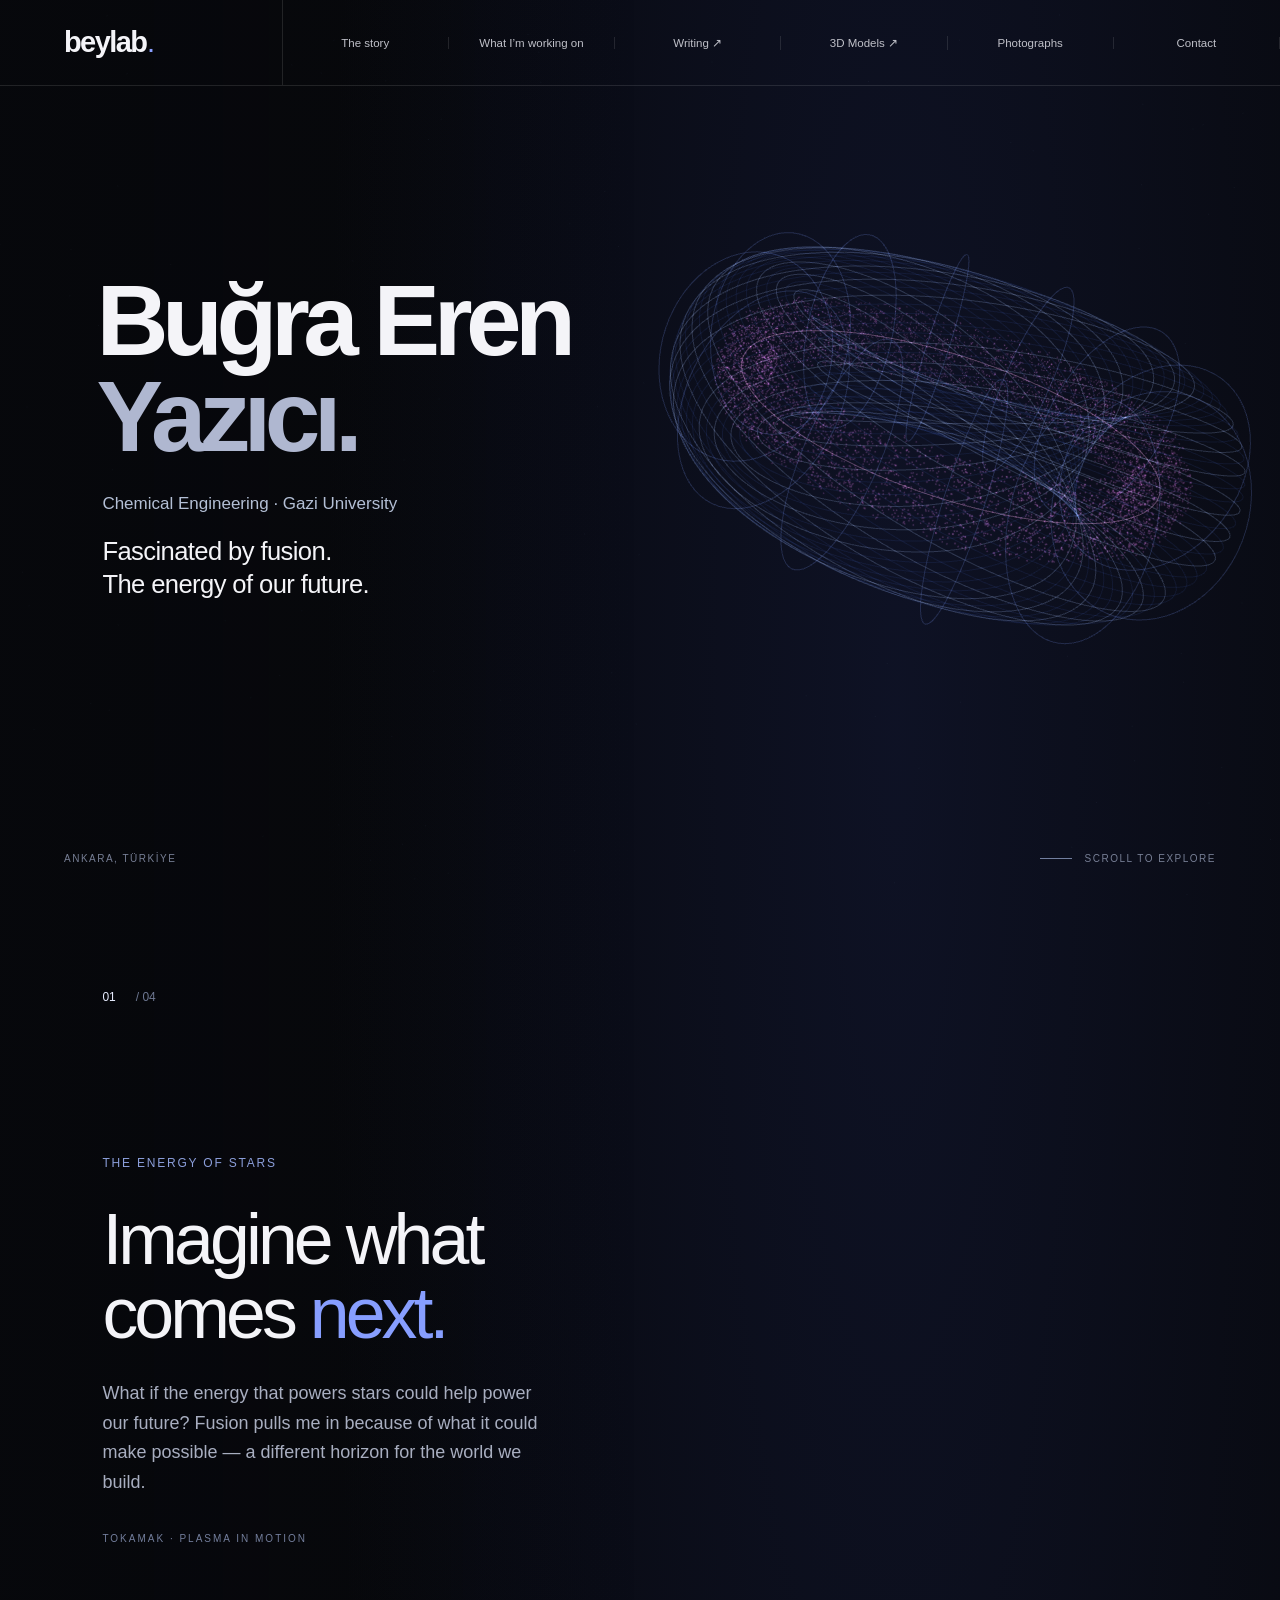
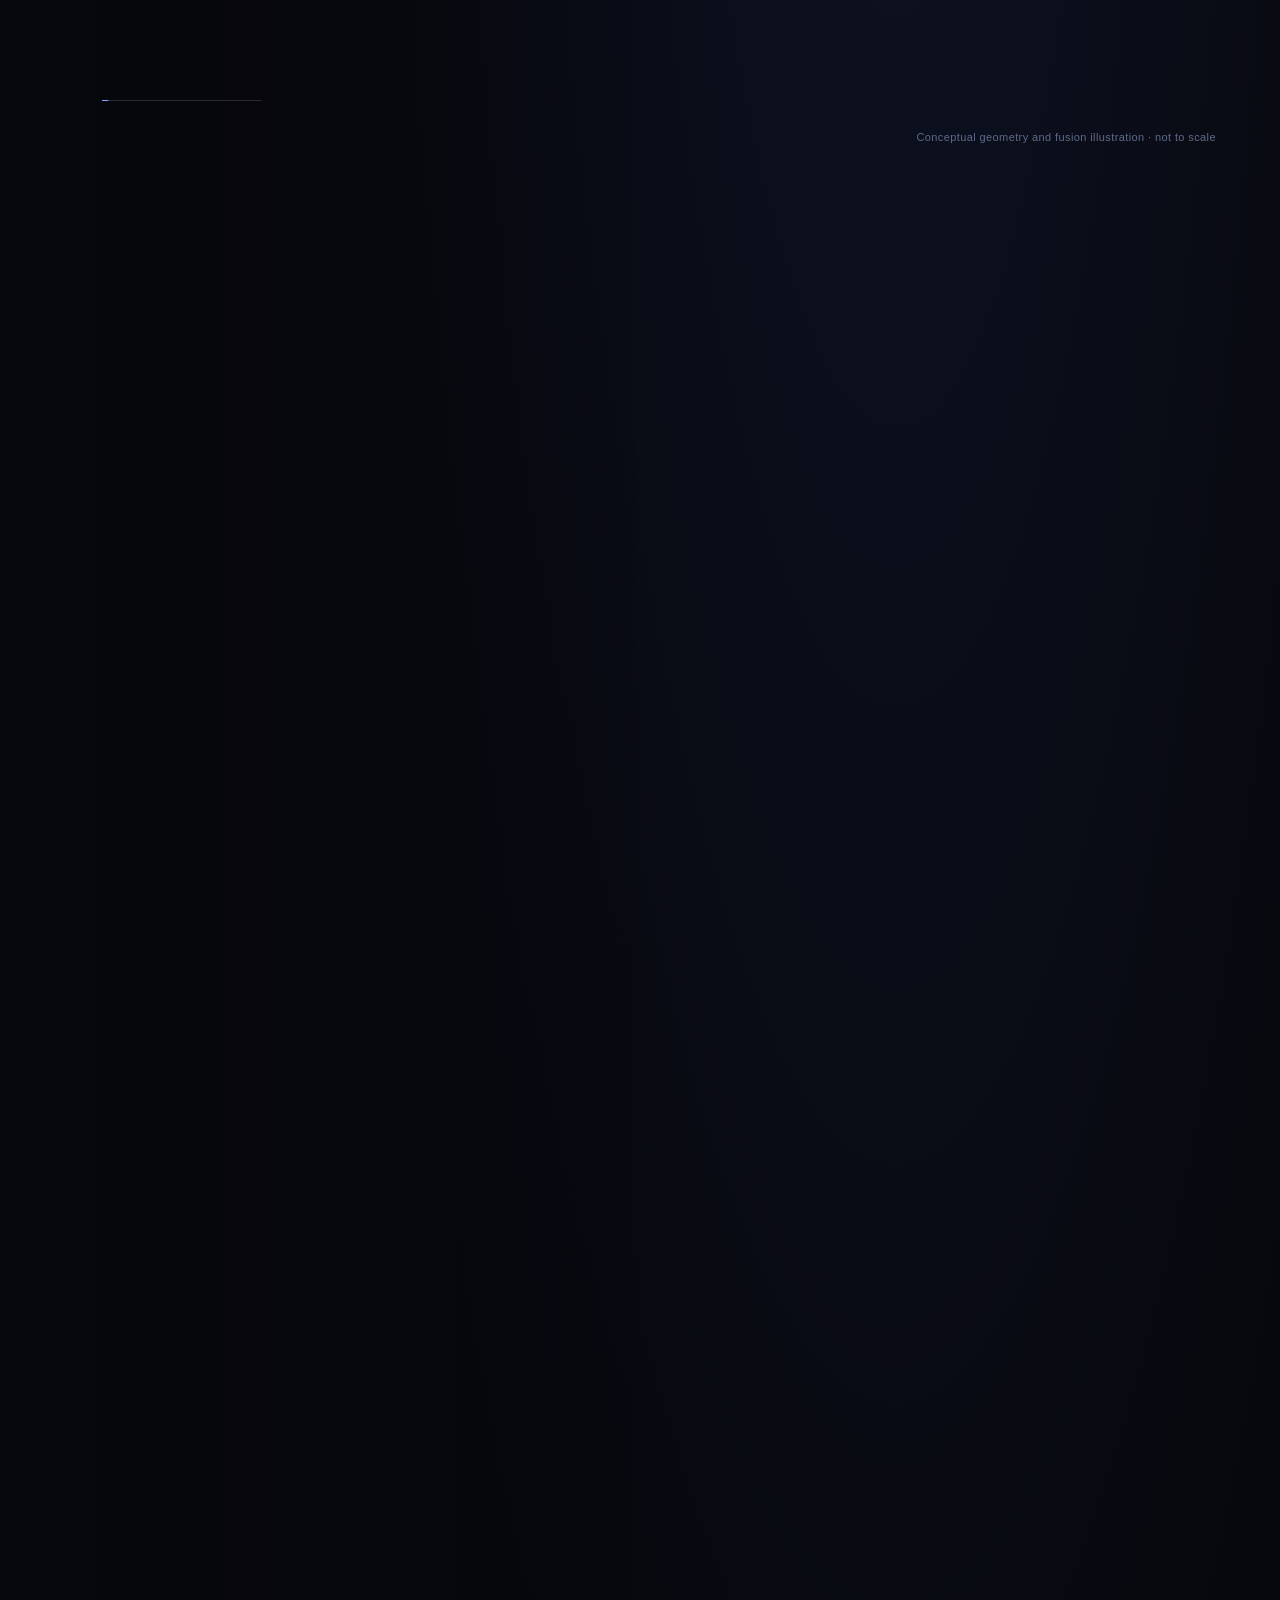
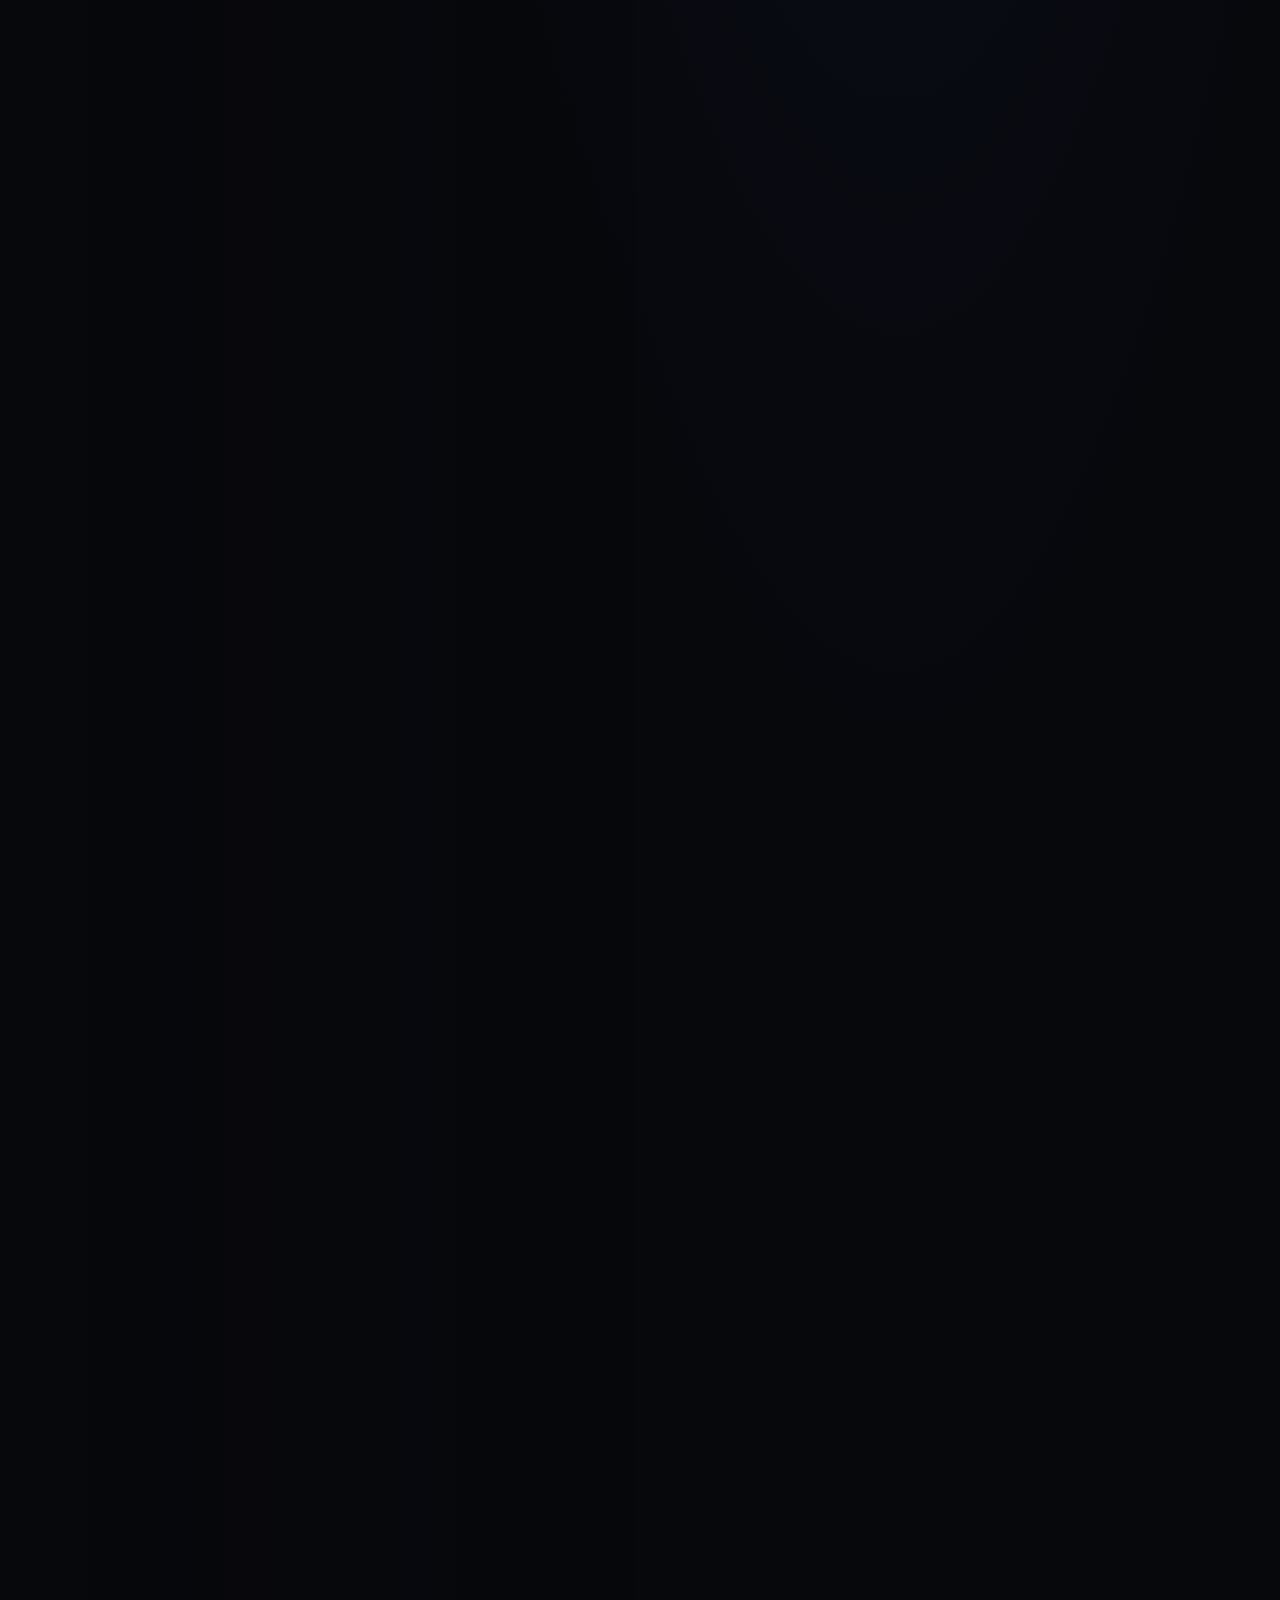
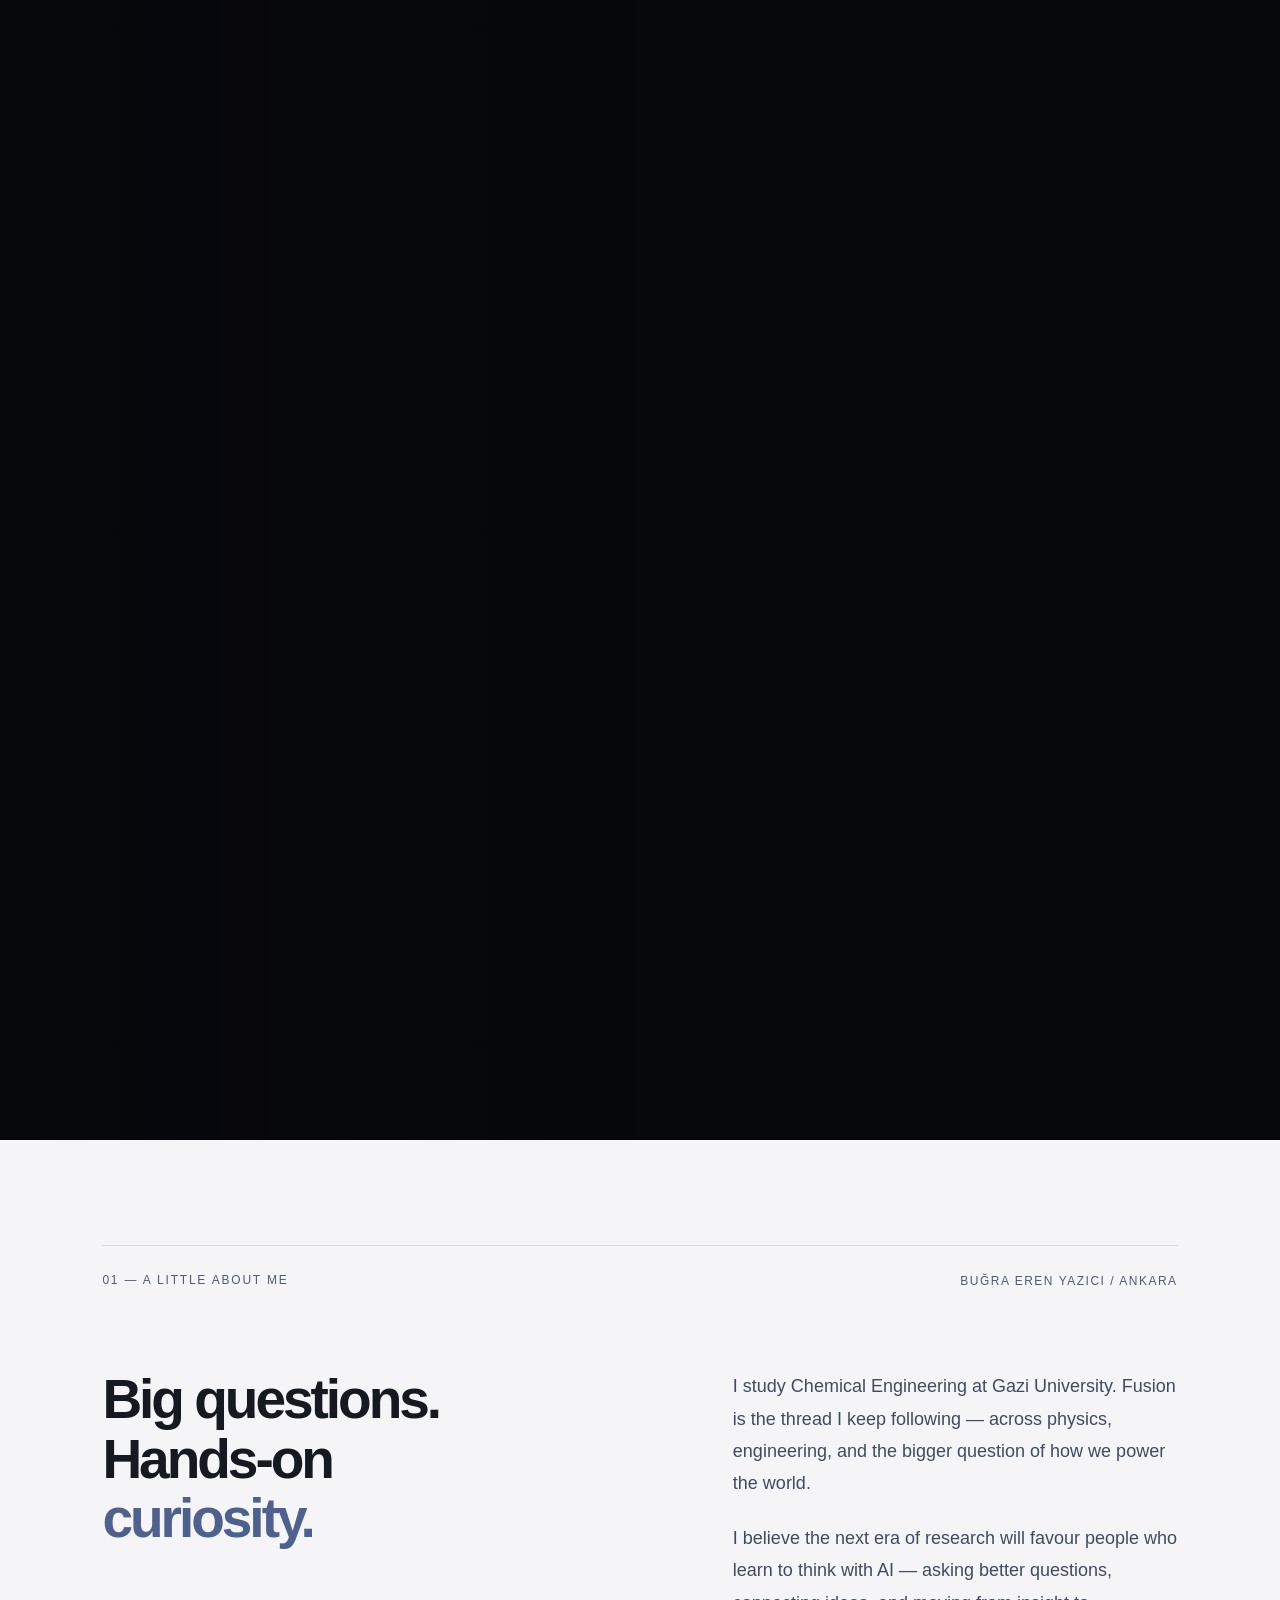
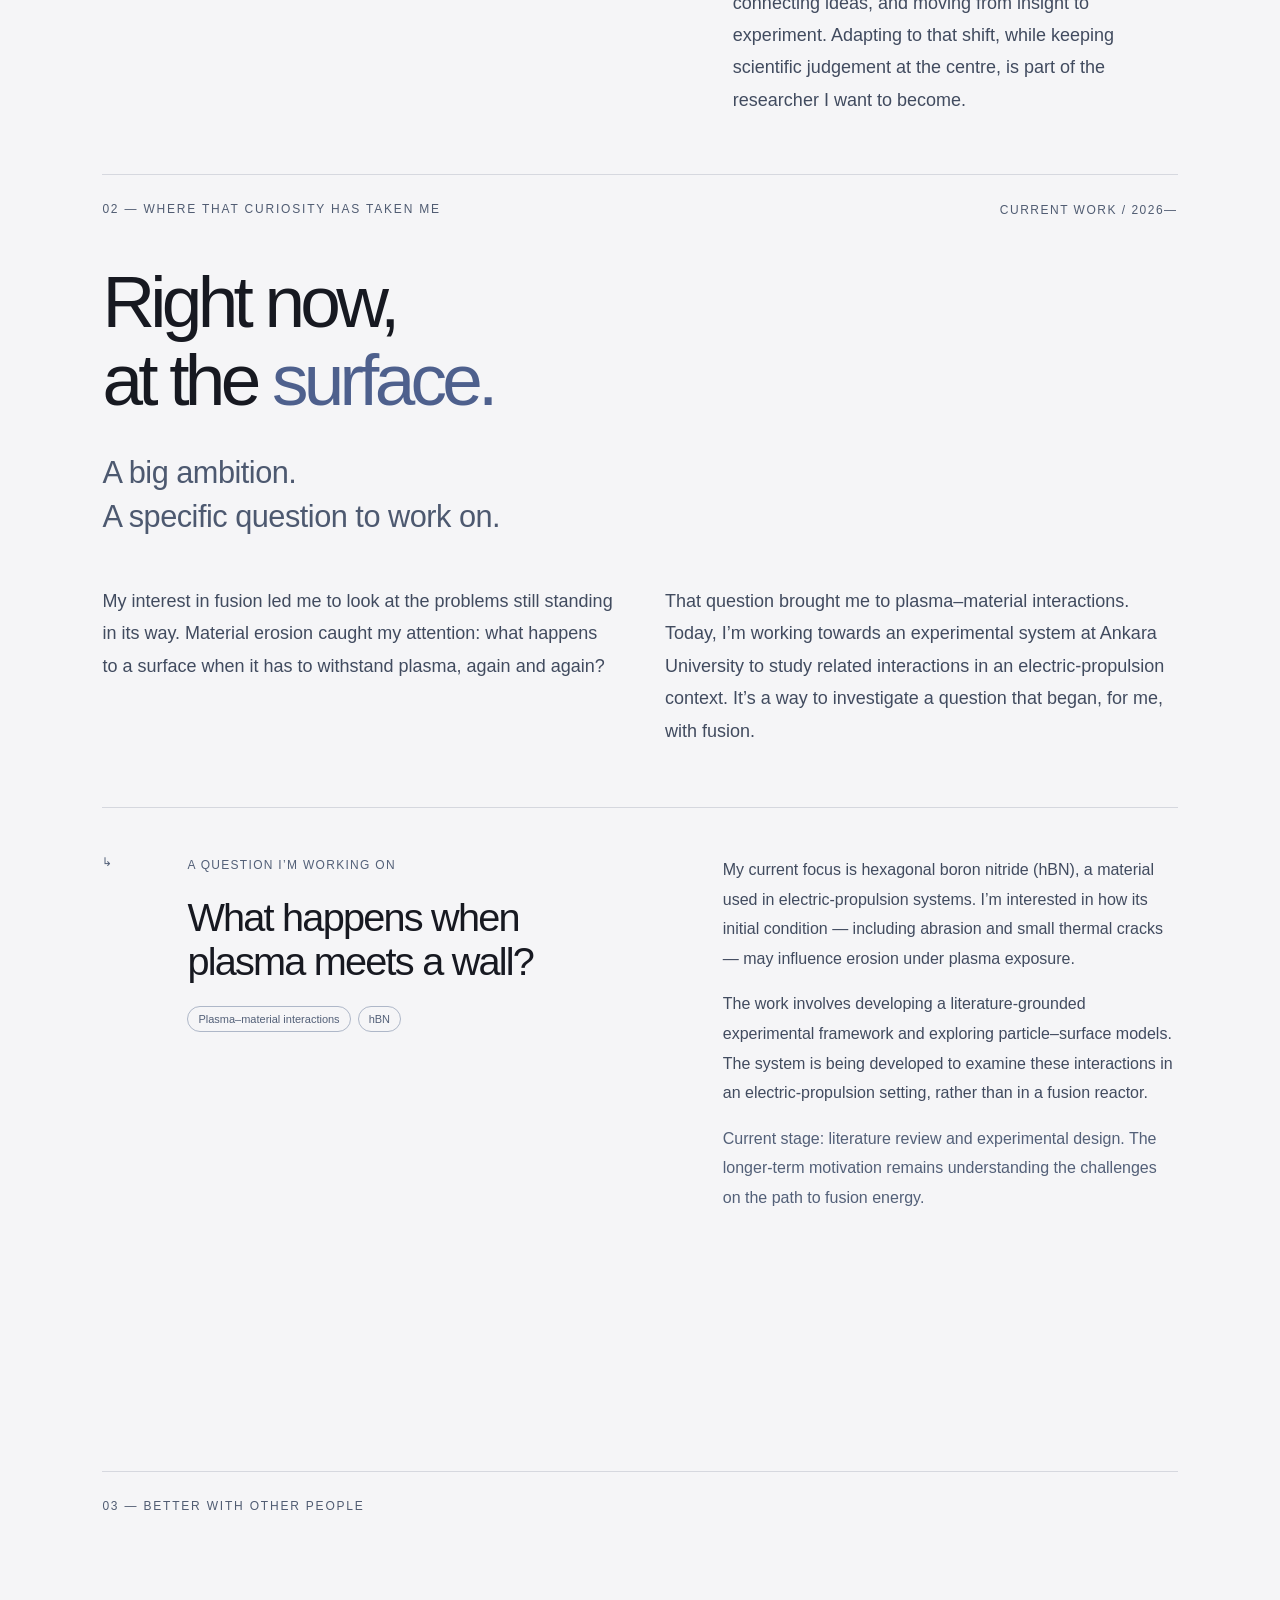
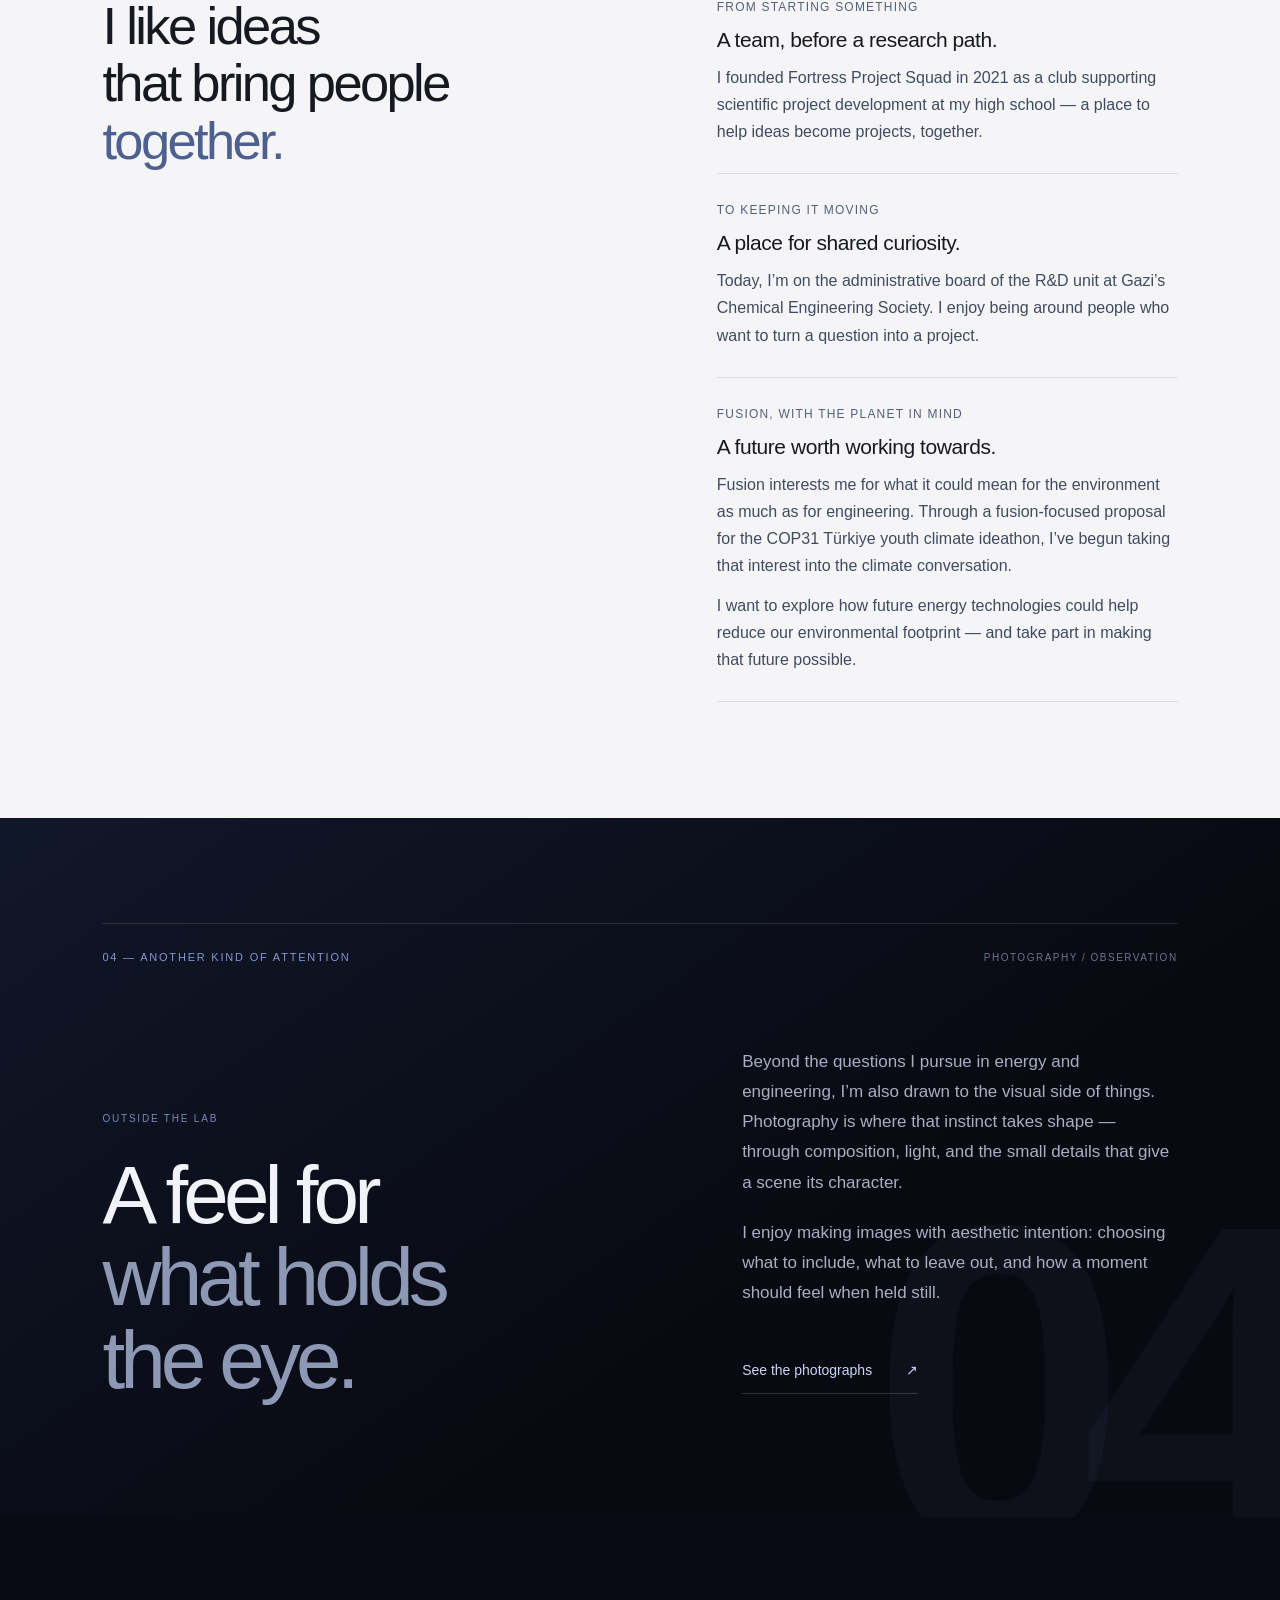
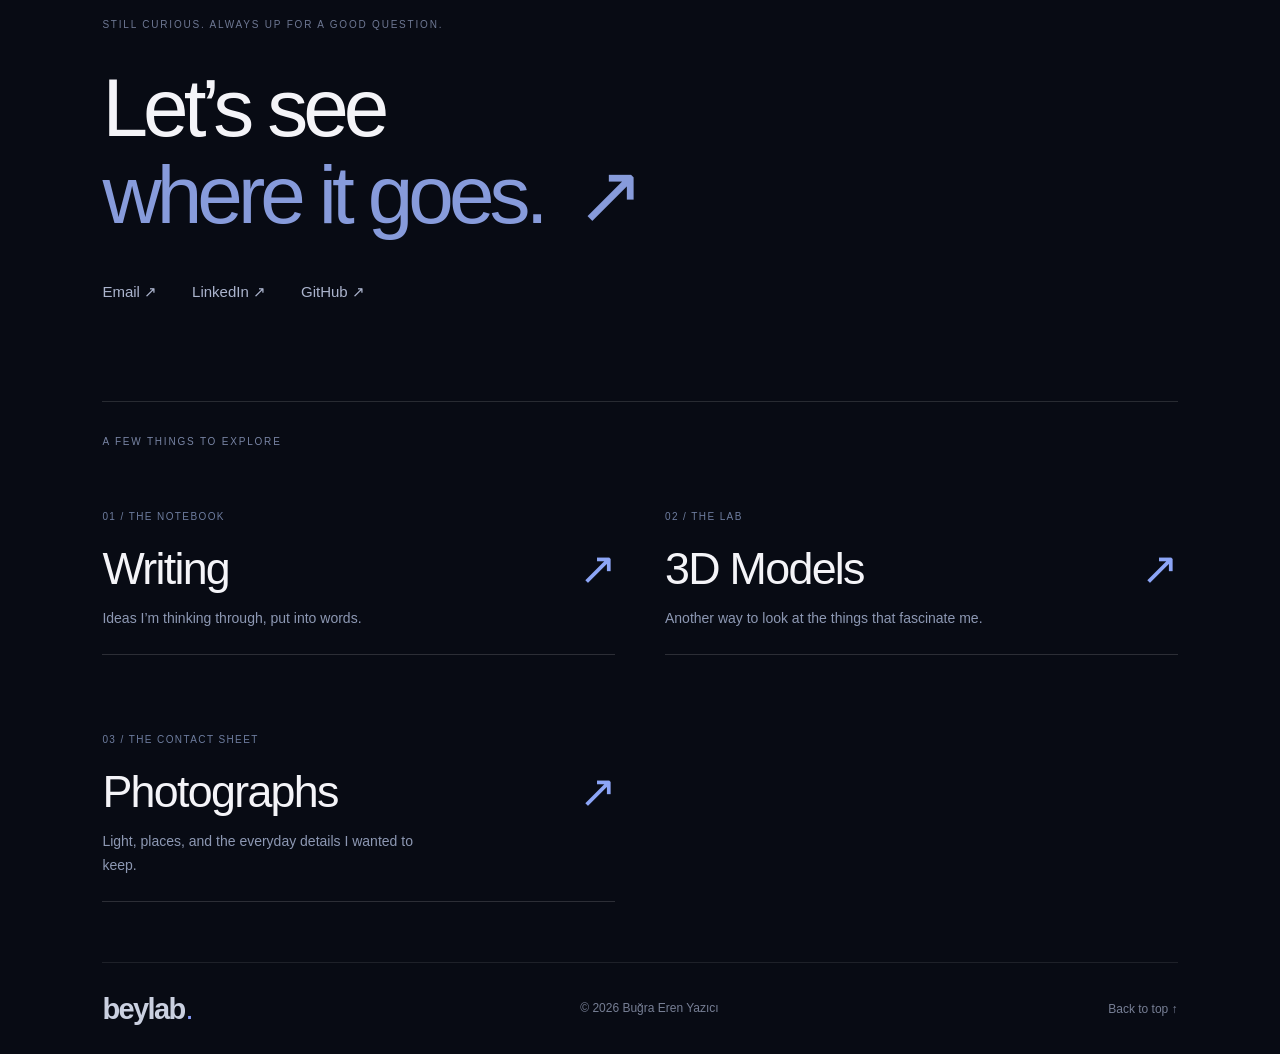
<file: index.html>
<!doctype html>
<html lang="en">
<head>
<meta charset="utf-8"><meta name="viewport" content="width=device-width,initial-scale=1">
<title>Buğra Eren Yazıcı — beylab</title>
<meta name="description" content="The personal space of Buğra Eren Yazıcı — chemical engineering, fusion, writing, interactive models, and photography.">
<meta name="theme-color" content="#07080c"><meta property="og:title" content="Buğra Eren Yazıcı — beylab"><meta property="og:description" content="Curiosity across fusion, research, writing, models, and photography."><meta property="og:type" content="website">
<link rel="icon" href="assets/favicon.svg" type="image/svg+xml"><link rel="stylesheet" href="portfolio.css">
</head>
<body>
<a class="skip-link" href="#main">Skip to content</a>
<header class="header"><a class="wordmark" href="./" aria-label="beylab home">beylab<span>.</span></a><nav class="header-nav" aria-label="Main navigation"><a href="#about">The story</a><a href="#research">What I’m working on</a><a href="notes.html">Writing ↗</a><a href="lab.html">3D Models ↗</a><a href="photos.html">Photographs</a><a href="#contact">Contact</a></nav><button class="menu-button" aria-expanded="false" aria-controls="mobile-menu">Menu <span>+</span></button></header>
<nav id="mobile-menu" class="mobile-menu" aria-label="Main navigation" hidden><a href="#about">The story</a><a href="#research">What I’m working on</a><a href="notes.html">Writing ↗</a><a href="lab.html">3D Models ↗</a><a href="photos.html">Photographs</a><a href="#contact">Contact</a></nav>
<main id="main">
<div class="opening" id="opening"><div class="visual-stage" aria-hidden="true"><div id="field-canvas"></div><div class="visual-glow"></div><div class="canvas-fallback">B · E · Y</div></div>
<section class="hero" aria-labelledby="hero-title"><div class="hero-main"><h1 id="hero-title">Buğra Eren<br><span>Yazıcı.</span></h1><p class="hero-detail">Chemical Engineering · Gazi University</p><p class="hero-intro">Fascinated by fusion.<br>The energy of our future.</p></div><div class="hero-bottom"><span>ANKARA, TÜRKİYE</span><a href="#about" class="scroll-hint"><span class="scroll-line"></span>SCROLL TO EXPLORE</a></div></section>
<section class="story" id="about" aria-label="Fusion and the future that draws me in"><div class="story-sticky"><div class="story-counter"><span id="story-number">01</span><span>/ 04</span></div>
<article class="story-chapter active" data-chapter="0"><p class="eyebrow">THE ENERGY OF STARS</p><h2>Imagine what<br>comes <em>next.</em></h2><p>What if the energy that powers stars could help power our future? Fusion pulls me in because of what it could make possible — a different horizon for the world we build.</p><span class="chapter-tag">TOKAMAK · PLASMA IN MOTION</span></article>
<article class="story-chapter" data-chapter="1"><p class="eyebrow">A POSSIBILITY WORTH FOLLOWING</p><h2>Let the idea<br><em>unfold.</em></h2><p>I’m drawn to ideas that make the future feel bigger. Fusion is one of them: a reason to look past what works today and ask what we could make possible next.</p><span class="chapter-tag">CURIOSITY · WITHOUT A FIXED HORIZON</span></article>
<article class="story-chapter" data-chapter="2"><p class="eyebrow">MORE THAN AN ENGINEERING CHALLENGE</p><h2>Think beyond<br>the <em>reactor.</em></h2><p>What could we build, make, or explore if our energy possibilities changed? That’s the future I imagine when I think about fusion. That’s why I want to understand what it takes.</p><span class="chapter-tag">PLASMA · A GROWING POSSIBILITY</span></article>
<article class="story-chapter" data-chapter="3"><p class="eyebrow">A SMALL BEGINNING. A DIFFERENT FUTURE.</p><h2>This could<br>change <em>everything.</em></h2><p>Two light nuclei. A release of energy. A possibility that reaches far beyond the reaction itself. I’m at the beginning of my own journey — and this is the question I want to follow.</p><span class="chapter-tag">FUSION · THE ENERGY OF OUR FUTURE</span></article>
<div class="story-progress" aria-hidden="true"><span></span></div><p class="illustration-note">Conceptual geometry and fusion illustration · not to scale</p></div></section>
</div>
<section class="about-section light-section" aria-labelledby="about-title"><div class="section-top"><span class="eyebrow">01 — A LITTLE ABOUT ME</span><span class="section-side">BUĞRA EREN YAZICI / ANKARA</span></div><div class="about-grid"><h2 id="about-title" class="reveal">Big questions.<br>Hands-on<br><span>curiosity.</span></h2><div class="about-copy reveal"><p>I study Chemical Engineering at Gazi University. Fusion is the thread I keep following — across physics, engineering, and the bigger question of how we power the world.</p><p>I believe the next era of research will favour people who learn to think with AI — asking better questions, connecting ideas, and moving from insight to experiment. Adapting to that shift, while keeping scientific judgement at the centre, is part of the researcher I want to become.</p></div></div></section>
<section class="research-section light-section" id="research"><div class="section-top"><span class="eyebrow">02 — WHERE THAT CURIOSITY HAS TAKEN ME</span><span class="section-side">CURRENT WORK / 2026—</span></div><h2 class="section-title reveal">Right now,<br>at the <span>surface.</span></h2><p class="research-lead reveal">A big ambition.<br>A specific question to work on.</p><div class="research-origin reveal"><p>My interest in fusion led me to look at the problems still standing in its way. Material erosion caught my attention: what happens to a surface when it has to withstand plasma, again and again?</p><p>That question brought me to plasma–material interactions. Today, I’m working towards an experimental system at Ankara University to study related interactions in an electric-propulsion context. It’s a way to investigate a question that began, for me, with fusion.</p></div>
<article class="research-row reveal"><span class="project-number">↳</span><div class="project-name"><span class="project-status">A QUESTION I’M WORKING ON</span><h3>What happens when<br>plasma meets a wall?</h3><div class="tags"><span>Plasma–material interactions</span><span>hBN</span></div></div><div class="project-description"><p>My current focus is hexagonal boron nitride (hBN), a material used in electric-propulsion systems. I’m interested in how its initial condition — including abrasion and small thermal cracks — may influence erosion under plasma exposure.</p><p>The work involves developing a literature-grounded experimental framework and exploring particle–surface models. The system is being developed to examine these interactions in an electric-propulsion setting, rather than in a fusion reactor.</p><p class="muted">Current stage: literature review and experimental design. The longer-term motivation remains understanding the challenges on the path to fusion energy.</p></div></article>
</section>
<section class="engagement-section light-section"><div class="section-top"><span class="eyebrow">03 — BETTER WITH OTHER PEOPLE</span></div><div class="engagement-grid"><h2 class="reveal">I like ideas<br>that bring people<br><em>together.</em></h2><div class="engagement-items"><article class="reveal"><span>FROM STARTING SOMETHING</span><h3>A team, before a research path.</h3><p>I founded Fortress Project Squad in 2021 as a club supporting scientific project development at my high school — a place to help ideas become projects, together.</p></article><article class="reveal"><span>TO KEEPING IT MOVING</span><h3>A place for shared curiosity.</h3><p>Today, I’m on the administrative board of the R&D unit at Gazi’s Chemical Engineering Society. I enjoy being around people who want to turn a question into a project.</p></article><article class="reveal"><span>FUSION, WITH THE PLANET IN MIND</span><h3>A future worth working towards.</h3><p>Fusion interests me for what it could mean for the environment as much as for engineering. Through a fusion-focused proposal for the COP31 Türkiye youth climate ideathon, I’ve begun taking that interest into the climate conversation.</p><p>I want to explore how future energy technologies could help reduce our environmental footprint — and take part in making that future possible.</p></article></div></div></section>
<section class="visual-note-section" aria-labelledby="visual-note-title"><div class="section-top"><span class="eyebrow">04 — ANOTHER KIND OF ATTENTION</span><span class="section-side">PHOTOGRAPHY / OBSERVATION</span></div><div class="visual-note-grid"><div><p class="visual-note-kicker">OUTSIDE THE LAB</p><h2 id="visual-note-title" class="reveal">A feel for<br><span>what holds<br>the eye.</span></h2></div><div class="visual-note-copy reveal"><p>Beyond the questions I pursue in energy and engineering, I’m also drawn to the visual side of things. Photography is where that instinct takes shape — through composition, light, and the small details that give a scene its character.</p><p>I enjoy making images with aesthetic intention: choosing what to include, what to leave out, and how a moment should feel when held still.</p><a href="photos.html">See the photographs <span>↗</span></a></div></div></section>
<footer id="contact"><div class="footer-top"><p class="eyebrow">STILL CURIOUS. ALWAYS UP FOR A GOOD QUESTION.</p><h2 class="reveal">Let’s see<br><a href="mailto:25114040006@gazi.edu.tr">where it goes. <span>↗</span></a></h2><div class="footer-links"><a href="mailto:25114040006@gazi.edu.tr">Email ↗</a><a href="https://www.linkedin.com/in/bey" target="_blank" rel="noreferrer">LinkedIn ↗</a><a href="https://github.com/bugra-jpg" target="_blank" rel="noreferrer">GitHub ↗</a></div></div>
<section class="explore-end" aria-label="Writing, models, and photographs"><p class="eyebrow">A FEW THINGS TO EXPLORE</p><div class="explore-grid"><a class="explore-door" href="notes.html"><span>01 / THE NOTEBOOK</span><h3>Writing <i aria-hidden="true">↗</i></h3><p>Ideas I’m thinking through, put into words.</p></a><a class="explore-door" href="lab.html"><span>02 / THE LAB</span><h3>3D Models <i aria-hidden="true">↗</i></h3><p>Another way to look at the things that fascinate me.</p></a><a class="explore-door" href="photos.html"><span>03 / THE CONTACT SHEET</span><h3>Photographs <i aria-hidden="true">↗</i></h3><p>Light, places, and the everyday details I wanted to keep.</p></a></div></section>
<div class="footer-bottom"><a class="wordmark" href="./">beylab<span>.</span></a><p>© <span id="year">2026</span> Buğra Eren Yazıcı</p><a href="#main">Back to top ↑</a></div></footer>
</main><script src="portfolio.js" defer></script><script type="module" src="field.js"></script>
</body></html>
</file>
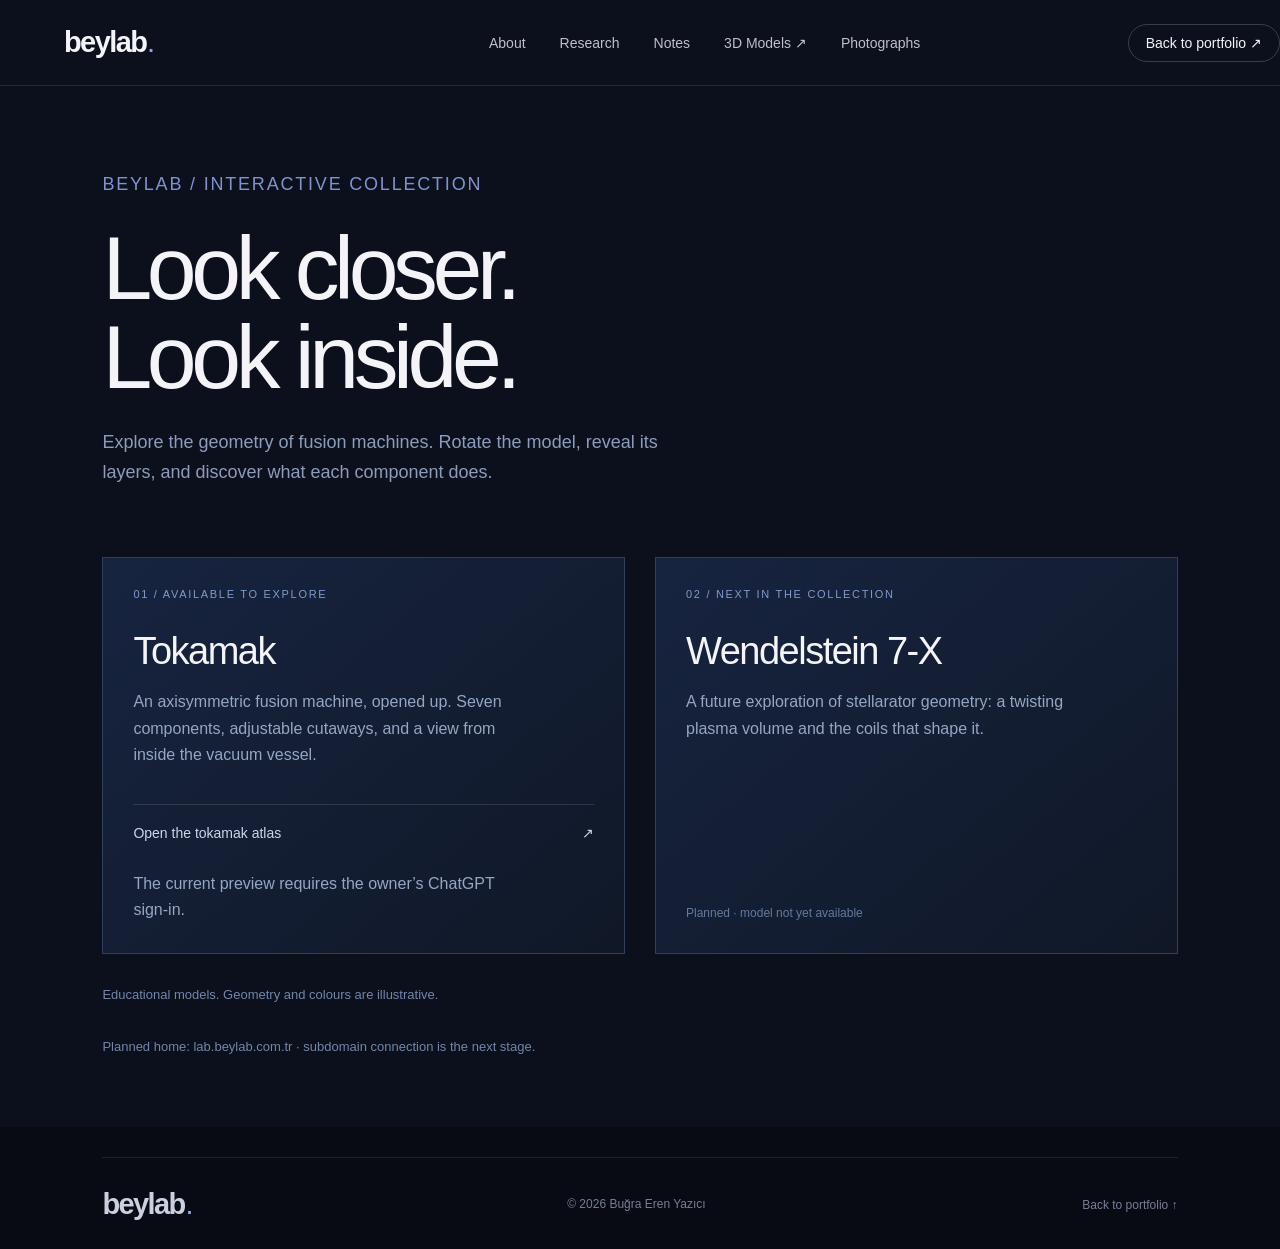
<file: lab.html>
<!doctype html><html lang="en"><head><meta charset="utf-8"><meta name="viewport" content="width=device-width,initial-scale=1"><title>3D Models — beylab</title><meta name="description" content="Interactive models for exploring the anatomy of fusion machines."><meta name="theme-color" content="#0b101c"><link rel="icon" href="assets/favicon.svg"><link rel="stylesheet" href="portfolio.css"></head><body><header class="header"><a href="./" class="wordmark">beylab<span>.</span></a><nav aria-label="Main navigation"><a href="./#about">About</a><a href="./#research">Research</a><a href="notes.html">Notes</a><a href="lab.html" aria-current="page">3D Models ↗</a><a href="photos.html">Photographs</a></nav><a class="contact-nav" href="./">Back to portfolio ↗</a><a class="menu-button" href="./">Home ↗</a></header><main class="collection-page"><div class="collection-heading"><p class="eyebrow">BEYLAB / INTERACTIVE COLLECTION</p><h1>Look closer.<br>Look inside.</h1><p>Explore the geometry of fusion machines. Rotate the model, reveal its layers, and discover what each component does.</p></div><div class="model-grid"><article class="model-card"><span>01 / AVAILABLE TO EXPLORE</span><h2>Tokamak</h2><p>An axisymmetric fusion machine, opened up. Seven components, adjustable cutaways, and a view from inside the vacuum vessel.</p><a href="https://tokamak-atlasi.bugrayazici26.chatgpt.site" target="_blank" rel="noreferrer">Open the tokamak atlas <span>↗</span></a><p class="collection-footnote">The current preview requires the owner’s ChatGPT sign-in.</p></article><article class="model-card"><span>02 / NEXT IN THE COLLECTION</span><h2>Wendelstein 7-X</h2><p>A future exploration of stellarator geometry: a twisting plasma volume and the coils that shape it.</p><p class="coming">Planned · model not yet available</p></article></div><p class="collection-footnote">Educational models. Geometry and colours are illustrative.</p><p class="collection-footnote">Planned home: lab.beylab.com.tr · subdomain connection is the next stage.</p></main><footer style="padding-top:30px"><div class="footer-bottom" style="margin-top:0"><a class="wordmark" href="./">beylab<span>.</span></a><p>© <span id="year">2026</span> Buğra Eren Yazıcı</p><a href="./">Back to portfolio ↑</a></div></footer></body></html>
</file>
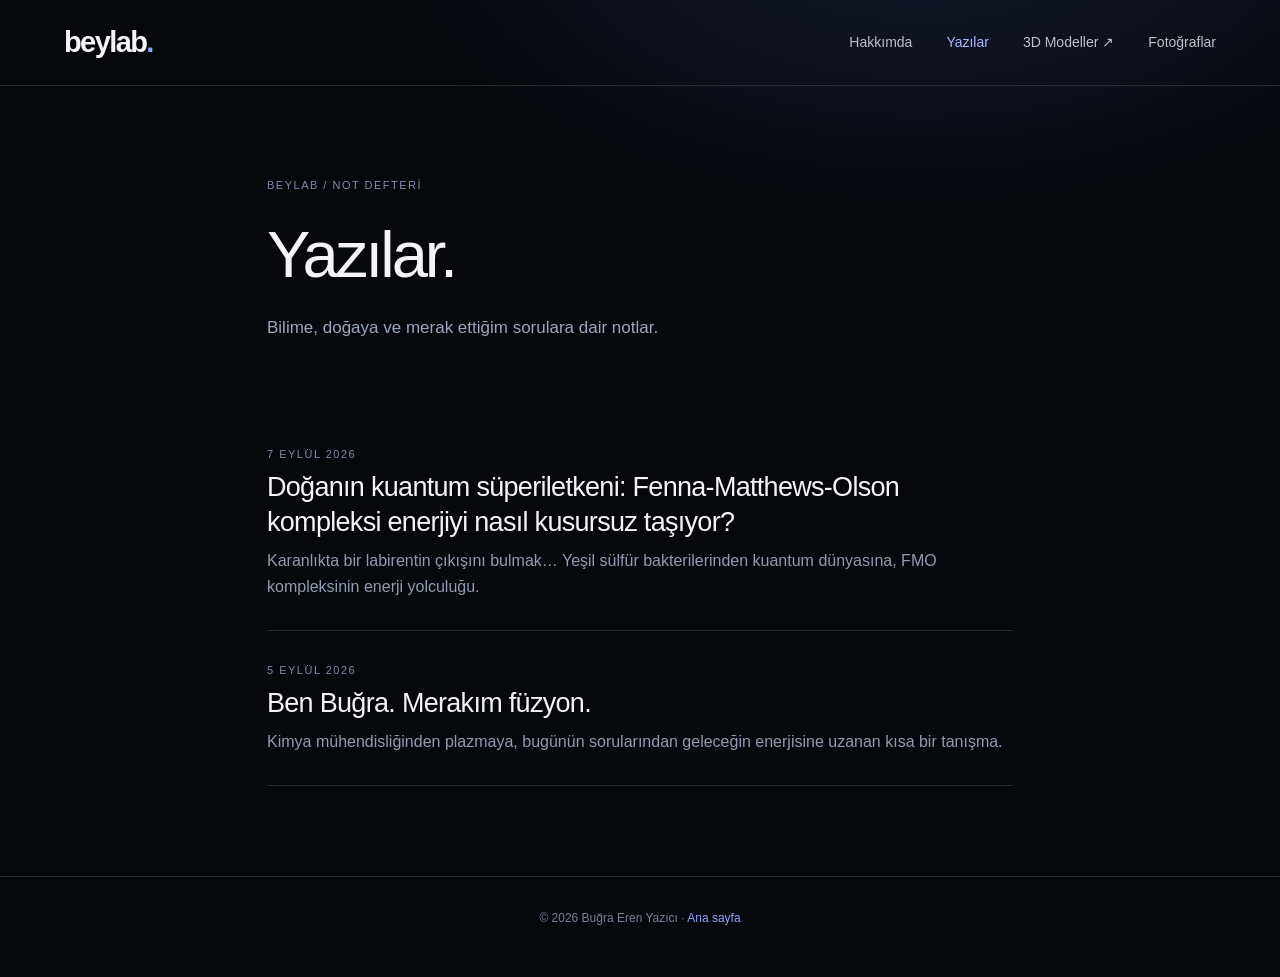
<file: notes.html>
<!doctype html><html lang="tr"><head><meta charset="utf-8"><meta name="viewport" content="width=device-width,initial-scale=1"><title>Yazılar — beylab</title><meta name="description" content="Buğra Eren Yazıcı’nın bilim, kuantum biyolojisi ve araştırma üzerine yazıları."><link rel="icon" href="assets/favicon.svg"><link rel="stylesheet" href="style.css"><link rel="stylesheet" href="journal.css"></head><body><header class="journal-header"><a class="journal-brand" href="./">beylab<span>.</span></a><nav aria-label="Ana menü"><a href="./">Hakkımda</a><a href="notes.html" aria-current="page">Yazılar</a><a href="lab.html">3D Modeller ↗</a><a href="photos.html">Fotoğraflar</a></nav></header><main class="wrap"><div class="journal-intro"><span>BEYLAB / NOT DEFTERİ</span><h1>Yazılar.</h1><p>Bilime, doğaya ve merak ettiğim sorulara dair notlar.</p></div><ul class="post-list" id="post-list"><li class="state">Yazılar yükleniyor…</li></ul></main><footer class="site-footer"><div class="wrap">© <span id="year"></span> Buğra Eren Yazıcı · <a href="./">Ana sayfa</a></div></footer><script src="app.js"></script><script>renderIndex();</script></body></html>
</file>
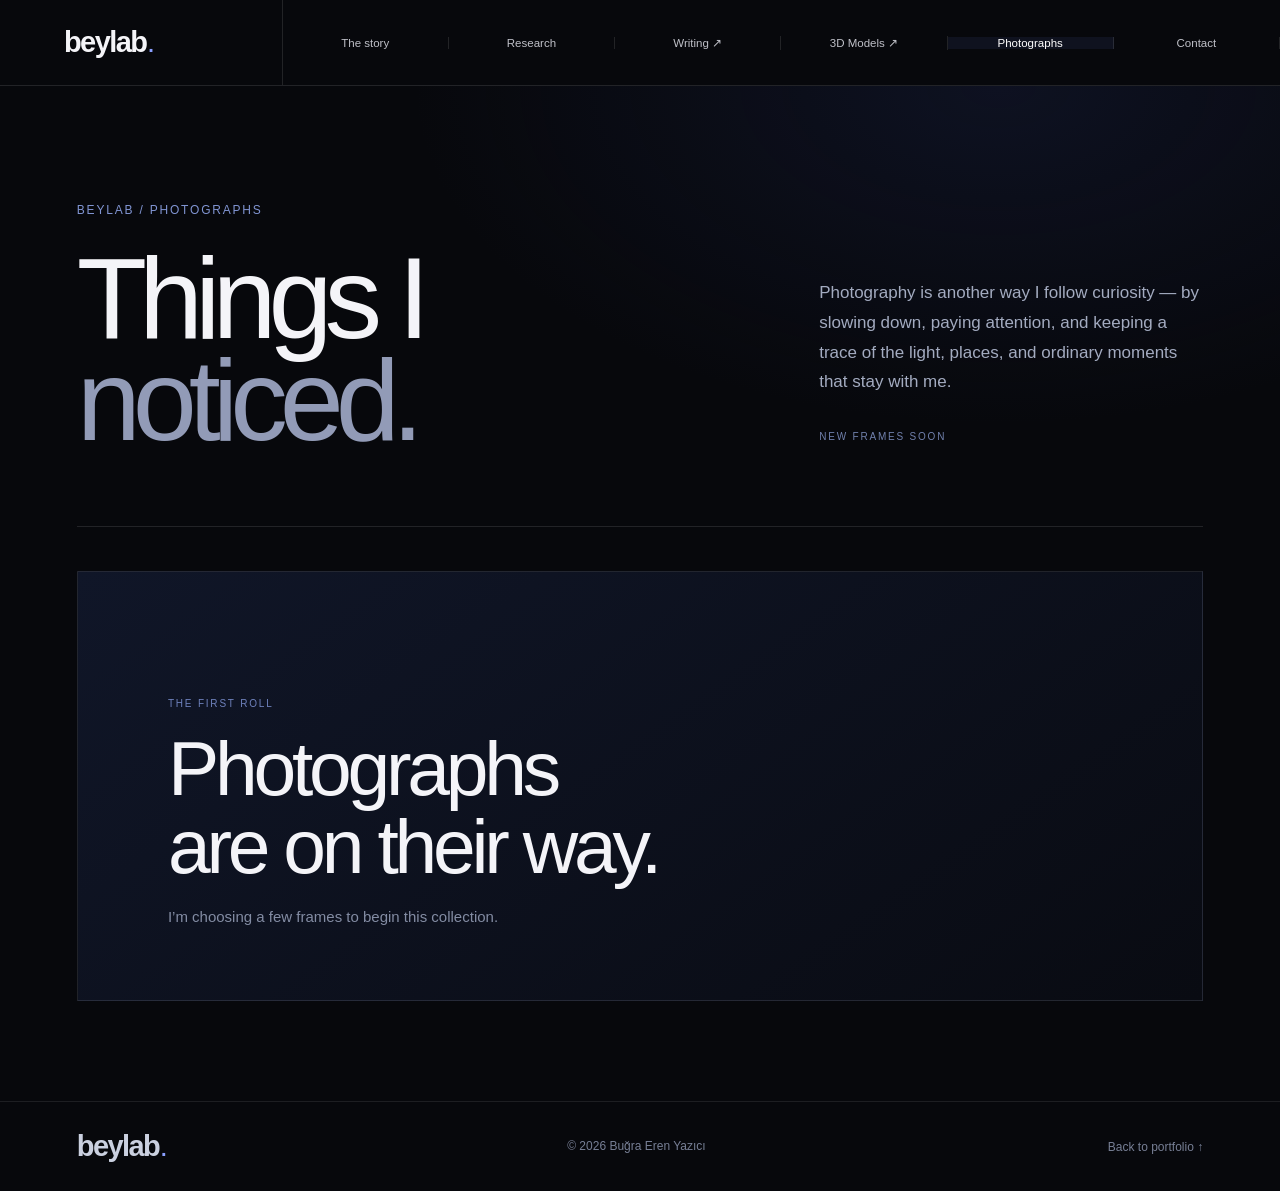
<file: photos.html>
<!doctype html>
<html lang="en">
<head>
<meta charset="utf-8"><meta name="viewport" content="width=device-width,initial-scale=1">
<title>Photographs — Buğra Eren Yazıcı</title>
<meta name="description" content="Photographs by Buğra Eren Yazıcı — small observations of light, place, and everyday life.">
<meta name="theme-color" content="#07080c"><link rel="icon" href="assets/favicon.svg" type="image/svg+xml"><link rel="stylesheet" href="portfolio.css">
</head>
<body class="photos-page">
<a class="skip-link" href="#gallery">Skip to photographs</a>
<header class="header photo-header"><a class="wordmark" href="./" aria-label="beylab home">beylab<span>.</span></a><nav class="header-nav" aria-label="Main navigation"><a href="./#about">The story</a><a href="./#research">Research</a><a href="notes.html">Writing ↗</a><a href="lab.html">3D Models ↗</a><a href="photos.html" aria-current="page">Photographs</a><a href="./#contact">Contact</a></nav><a class="menu-button" href="./">Home ↗</a></header>
<main id="gallery" class="photo-collection">
  <section class="photo-intro">
    <div><p class="eyebrow">BEYLAB / PHOTOGRAPHS</p><h1>Things I<br><em>noticed.</em></h1></div>
    <div class="photo-intro-copy"><p>Photography is another way I follow curiosity — by slowing down, paying attention, and keeping a trace of the light, places, and ordinary moments that stay with me.</p><span id="photo-count">LOADING FRAMES</span></div>
  </section>
  <section class="photo-grid" id="photo-grid" aria-live="polite"></section>
  <section class="photo-empty" id="photo-empty" hidden><span>THE FIRST ROLL</span><h2>Photographs<br>are on their way.</h2><p>I’m choosing a few frames to begin this collection.</p></section>
  
</main><dialog class="photo-dialog" id="photo-dialog" aria-label="Photograph viewer">
  <button class="photo-dialog-close" type="button" aria-label="Close photograph">Close ×</button>
  <button class="photo-dialog-nav photo-dialog-prev" type="button" aria-label="Previous photograph">←</button>
  <div class="photo-dialog-viewport"><img alt="" draggable="false"></div>
  <button class="photo-dialog-nav photo-dialog-next" type="button" aria-label="Next photograph">→</button>
  <div class="photo-dialog-info"><div><span class="photo-dialog-count"></span><strong class="photo-dialog-title"></strong><span class="photo-dialog-meta"></span></div><div class="photo-dialog-actions"><button class="photo-dialog-zoom" type="button">View 100%</button><a class="photo-dialog-original" href="#" target="_blank" rel="noreferrer">Open full size ↗</a></div></div>
</dialog>
<footer class="photo-footer"><a class="wordmark" href="./">beylab<span>.</span></a><p>© <span id="year">2026</span> Buğra Eren Yazıcı</p><a href="./">Back to portfolio ↑</a></footer>
<script>document.getElementById('year').textContent=new Date().getFullYear();</script><script src="photos.js" defer></script>
</body></html>
</file>
<file: portfolio.css>
:root{--ink:#07080c;--paper:#f5f5f7;--blue:#6588ff;--muted:#9295a5;--line:#ffffff1c;--sans:-apple-system,BlinkMacSystemFont,'Segoe UI',Arial,sans-serif}*{box-sizing:border-box}html{scroll-behavior:smooth;scroll-padding-top:90px}body{margin:0;background:var(--ink);color:#f4f4f8;font-family:var(--sans);-webkit-font-smoothing:antialiased}a{color:inherit;text-decoration:none}button{font:inherit;cursor:pointer}::selection{background:#728aff;color:#fff}a:focus-visible,button:focus-visible{outline:2px solid #8299ff;outline-offset:7px}button:disabled{cursor:default}h1,h2,h3,p{margin:0}em{font-style:normal}p{font-size:18px;line-height:1.65}.header{height:86px;position:absolute;z-index:20;top:0;left:0;width:100%;display:flex;align-items:center;justify-content:space-between;padding:0 5%;border-bottom:1px solid var(--line)}.wordmark{font-size:29px;font-weight:700;letter-spacing:-1.6px}.wordmark span{font-size:20px;color:#8a9fff;margin-left:2px}.header nav{display:flex;align-items:center;gap:34px;font-size:14px;color:#bfc0c8}.header a:hover{color:#96aaff}.nav-lab span{margin-left:7px;color:#879cff}.contact-nav{font-size:14px;border:1px solid #ffffff30;border-radius:50px;padding:10px 17px}.contact-nav span{margin-left:20px}.eyebrow{font-size:12px;font-weight:500;letter-spacing:1.8px;line-height:1.6}.menu-button{display:none}.skip-link{position:fixed;z-index:100;top:-100px;left:12px;background:#fff;color:#000;padding:12px}.skip-link:focus{top:12px}.opening{position:relative;isolation:isolate}.visual-stage{position:absolute;inset:0;z-index:-1;overflow:clip;pointer-events:none}.visual-stage:before{position:absolute;inset:0;content:'';background:radial-gradient(ellipse at 70% 12%,#19214a66,transparent 45%)}#field-canvas{height:100svh;width:100%;position:sticky;top:0}#field-canvas canvas{display:block;width:100%;height:100%}.visual-glow{position:absolute;inset:0;background:linear-gradient(90deg,#07080c38,transparent 50%);pointer-events:none}.canvas-fallback{display:none}.no-webgl .canvas-fallback{display:block;position:absolute;right:7%;top:50vh;font-size:10vw;letter-spacing:1vw;color:#607de7;transform:rotate(-15deg)}.hero{min-height:850px;height:100svh;position:relative;display:flex;align-items:center;padding:110px 8% 100px}.hero-main{position:relative;z-index:1}.hero .eyebrow{font-size:11px;letter-spacing:1.5px;color:#a6adc0;display:flex;align-items:center;gap:9px;margin-bottom:36px}.status-dot{display:inline-block;width:5px;height:5px;border-radius:50%;background:#a1b6ff;box-shadow:0 0 14px #819bff}.hero h1{font-size:clamp(70px,8.8vw,145px);font-weight:570;line-height:.96;letter-spacing:-.065em;margin-left:-6px}.hero h1 span{color:#afb7d0}.hero-intro{font-size:clamp(22px,2vw,30px);line-height:1.3;font-weight:400;letter-spacing:-.6px;margin-top:32px}.hero-detail{font-size:16px;color:#969dae;margin-top:18px;line-height:1.65}.text-link{display:inline-flex;align-items:center;gap:32px;font-size:14px;border-bottom:1px solid #ffffff30;padding:16px 0;margin-top:20px;color:#c9ccda}.text-link:hover{color:#8ba3ff;border-color:#8ba3ff}.hero-bottom{position:absolute;bottom:36px;left:5%;right:5%;display:flex;justify-content:space-between;align-items:center;font-size:10px;letter-spacing:1.5px;color:#777f95}.scroll-hint{display:flex;align-items:center;gap:13px}.scroll-line{width:32px;height:1px;background:#727f9f}.orbit-caption{position:absolute;right:9%;bottom:20%;font-size:11px;color:#8d9abf}.orbit-caption>span{font-size:10px;letter-spacing:1.7px}.orbit-caption p{font-size:16px;color:#afbad4;margin-top:12px;line-height:1.5}.story{height:280svh;position:relative}.story-sticky{height:100svh;min-height:620px;position:sticky;top:0;display:flex;align-items:center;padding:0 8%;overflow:hidden}.story-counter{position:absolute;top:10%;left:8%;display:flex;gap:20px;color:#6e7892;font-size:12px;font-variant-numeric:tabular-nums}.story-counter span:first-child{color:#e8edff}.story-chapter{position:absolute;left:8%;width:46%;max-width:640px;opacity:0;transform:translateY(26px);transition:opacity .45s ease,transform .65s cubic-bezier(.2,.6,.2,1);pointer-events:none}.story-chapter.active{opacity:1;transform:translateY(0);pointer-events:auto}.story-chapter .eyebrow{color:#8b9eda;margin-bottom:30px}.story-chapter h2{font-weight:500;font-size:clamp(48px,5.6vw,87px);letter-spacing:-.055em;line-height:1.03;margin-bottom:28px}.story-chapter h2 em{color:#879eff}.story-chapter>p:not(.eyebrow){font-size:18px;color:#a8aec0;max-width:445px}.chapter-tag{display:inline-block;margin-top:35px;font-size:10px;letter-spacing:2px;color:#737e9c}.story-progress{position:absolute;left:8%;bottom:11%;height:1px;width:160px;background:#ffffff24}.story-progress span{display:block;transform-origin:left;width:100%;height:1px;background:#8ca4ff;transform:scaleX(.01)}.illustration-note{position:absolute;right:5%;bottom:6%;font-size:11px;color:#5e6b88;letter-spacing:.4px}.light-section{background:var(--paper);color:#171921;padding-left:8%;padding-right:8%}.section-top{display:flex;justify-content:space-between;align-items:center;margin-bottom:80px;border-top:1px solid #d6d8df;padding-top:25px}.section-top .eyebrow{color:#767b88;font-size:11px;letter-spacing:1.8px}.section-side{font-size:10px;letter-spacing:1.5px;color:#8e929f}.about-section{padding-top:105px;padding-bottom:90px}.about-grid{display:grid;grid-template-columns:1.2fr 1fr;gap:9%}.about-grid h2{font-size:clamp(37px,4.3vw,67px);line-height:1.08;letter-spacing:-.055em;font-weight:550}.about-grid h2 span{color:#999ca7}.about-copy>p{font-size:18px;line-height:1.8;color:#5c606e;margin-bottom:22px;max-width:530px}.personal-footnote{border-left:2px solid #869ce8;padding-left:19px;margin-top:35px}.personal-footnote>span{font-size:10px;letter-spacing:1.5px;color:#777f97}.personal-footnote p{font-size:14px;color:#858997;margin-top:7px}.education-line{margin-top:80px;display:grid;grid-template-columns:1fr 1fr 1fr;border-top:1px solid #dbdde4;padding-top:30px;gap:30px}.education-line>div>span{font-size:10px;color:#8f939e;letter-spacing:1.2px}.education-line strong{display:block;font-weight:500;font-size:18px;margin-top:15px}.education-line p{font-size:14px;color:#9396a1;margin-top:5px}.research-section{padding-top:30px;padding-bottom:90px}.section-title{font-size:clamp(44px,5.7vw,88px);letter-spacing:-.065em;font-weight:500;line-height:1.06;margin-bottom:65px}.section-title>span{color:#7286ce}.research-row{display:grid;grid-template-columns:50px 1.1fr 1fr;gap:35px;border-top:1px solid #d5d7de;padding:47px 0 53px}.project-number{font-size:12px;color:#a1a5b1}.project-status{font-size:10px;letter-spacing:1.3px;color:#808693}.project-name h3{font-size:clamp(27px,3.1vw,46px);font-weight:500;letter-spacing:-.045em;line-height:1.12;margin:22px 0}.tags{display:flex;gap:7px;flex-wrap:wrap}.tags span{font-size:11px;padding:6px 10px;border:1px solid #d7dbe4;color:#7f8493;border-radius:25px}.project-description>p{font-size:16px;line-height:1.85;color:#525866;margin-bottom:16px}.project-description .muted{color:#999daa;font-size:14px}.project-stage{display:block;border-top:1px solid #e0e1e6;padding-top:18px;margin-top:22px;font-size:9px;color:#8c91a2;letter-spacing:1.2px}.project-stage b{display:block;font-size:13px;color:#777f96;font-weight:400;letter-spacing:0;margin-top:8px}.dark-link{font-size:14px;display:inline-flex;align-items:center;gap:28px;color:#3b4257}.dark-link:hover{color:#516bd2}.lab-section{background:#101a37;position:relative;min-height:720px;display:flex;align-items:center;padding:100px 8%;overflow:hidden;isolation:isolate}.lab-section:before{content:'';position:absolute;width:65vw;height:65vw;border-radius:50%;right:-25%;top:-10%;background:radial-gradient(circle,#3c58aa55,transparent 65%);z-index:-1}.lab-copy{max-width:800px}.lab-copy .eyebrow{color:#758cc6;margin-bottom:45px}.lab-copy h2{font-size:clamp(48px,6.1vw,96px);font-weight:500;line-height:1.05;letter-spacing:-.06em}.lab-copy h2>span{color:#8fa5f0}.lab-copy>p:not(.eyebrow){color:#a1afce;font-size:18px;max-width:445px;margin-top:26px}.pill-link{display:inline-flex;gap:30px;align-items:center;background:#e7edff;color:#1d294a;padding:16px 25px;border-radius:50px;font-size:14px;font-weight:500;margin-top:34px}.pill-link:hover{background:#fff;transform:translateY(-2px)}.lab-smallprint{font-size:10px;letter-spacing:1.5px;color:#5f75a6;margin-top:25px}.lab-orbit{position:absolute;right:8%;top:32%;font-size:25vw;color:#899ef119;line-height:1;z-index:-1;transform:translateY(var(--lab-offset,0px));will-change:transform}.lab-coordinate{position:absolute;right:8%;bottom:80px;color:#6f82b4;font-size:25px;font-weight:300;letter-spacing:4px}.lab-coordinate span{font-size:8px;letter-spacing:1.6px;display:block;margin-top:14px}.engagement-section{padding-top:100px;padding-bottom:90px}.engagement-grid{display:grid;grid-template-columns:1.1fr 1fr;gap:10%}.engagement-grid h2{font-size:clamp(37px,4.1vw,64px);line-height:1.1;letter-spacing:-.05em;font-weight:500}.engagement-grid h2 em{color:#989eaf}.engagement-items article{padding:0 0 28px;margin-bottom:26px;border-bottom:1px solid #dbdde4}.engagement-items article>span{font-size:10px;letter-spacing:1.2px;color:#9a9fac}.engagement-items h3{font-size:21px;font-weight:500;margin-top:13px;letter-spacing:-.45px}.engagement-items p{font-size:15px;color:#8a909e;line-height:1.7;margin-top:12px}.notes-section{padding-bottom:130px}.featured-notes{display:grid;grid-template-columns:repeat(3,1fr);gap:40px}.featured-note{border-top:1px solid #cfd4df;padding-top:23px;display:flex;flex-direction:column}.featured-note>span{font-size:11px;color:#999fac}.featured-note h3{font-weight:500;font-size:25px;letter-spacing:-.8px;line-height:1.25;margin-top:24px}.featured-note p{font-size:14px;line-height:1.7;color:#969caa;margin:16px 0 25px}.featured-note>i{font-size:23px;font-style:normal;color:#858eaa;margin-top:auto}.featured-note:hover h3{color:#5f76bd}footer{padding:100px 8% 28px;background:#080b14}.footer-top .eyebrow{font-size:10px;color:#6e7893;margin-bottom:32px}.footer-top h2{font-size:clamp(49px,6.4vw,99px);font-weight:450;line-height:1.06;letter-spacing:-.06em}.footer-top h2 a{color:#879bdb}.footer-top h2 a:hover{color:#b1c0ee}.footer-top h2 a span{font-weight:300;margin-left:15px}.footer-links{display:flex;gap:35px;margin-top:45px;font-size:15px;color:#abb4cd}.footer-links a:hover{color:#fff}.footer-bottom{border-top:1px solid #ffffff17;padding-top:30px;margin-top:110px;display:flex;align-items:center;justify-content:space-between;color:#777f95}.footer-bottom .wordmark{color:#cad0e0}.footer-bottom>p,.footer-bottom>a:last-child{font-size:12px}.reveal{opacity:1}.motion-ready .reveal{opacity:0;transform:translateY(30px);transition:opacity .9s ease,transform 1s cubic-bezier(.2,.7,.2,1)}.motion-ready .reveal.in-view{opacity:1;transform:none}.mobile-menu{position:fixed;z-index:19;inset:75px 0 auto;background:#111626f5;backdrop-filter:blur(22px);padding:20px 8% 30px;border-bottom:1px solid #394258}.mobile-menu:not([hidden]){display:flex;flex-direction:column;gap:22px}.collection-page{background:#0b101c;min-height:100svh;padding:170px 8% 70px}.collection-heading{max-width:720px}.collection-heading .eyebrow{color:#7f94cf}.collection-heading h1{font-size:clamp(52px,7vw,100px);line-height:1;letter-spacing:-.06em;font-weight:500;margin:25px 0}.collection-heading p{font-size:18px;color:#8d9cbb;max-width:600px}.model-grid{display:grid;grid-template-columns:1fr 1fr;gap:30px;margin-top:70px}.model-card{border:1px solid #2f3f5c;padding:30px;min-height:300px;display:flex;flex-direction:column;background:linear-gradient(140deg,#172440,#101827)}.model-card>span{font-size:11px;color:#809acb;letter-spacing:1.7px}.model-card h2{font-size:38px;font-weight:450;letter-spacing:-1.5px;margin:30px 0 16px}.model-card p{font-size:16px;color:#96a6c2;max-width:400px}.model-card a{display:flex;justify-content:space-between;margin-top:35px;padding-top:20px;border-top:1px solid #ffffff20;font-size:14px;color:#cbd6eb}.model-card .coming{margin-top:auto;padding-top:30px;font-size:12px;color:#65799c}.collection-footnote{color:#7286aa;font-size:13px;margin-top:30px}
@media(min-width:1800px){.hero,.story-sticky,.light-section,.lab-section,footer{padding-left:max(8%,calc((100vw - 1500px)/2));padding-right:max(8%,calc((100vw - 1500px)/2))}.story-chapter{left:max(8%,calc((100vw - 1500px)/2))}}
@media(max-width:1050px){.header nav{gap:22px}.hero h1{font-size:98px}.hero{min-height:780px;padding-left:7%}.hero .eyebrow{font-size:9px}.orbit-caption{right:7%;bottom:20%}.hero-bottom .scene-note{display:none}.hero-bottom{justify-content:space-between}.story-chapter{width:51%}.story-chapter h2{font-size:62px}.story-chapter>p:not(.eyebrow){font-size:16px;max-width:360px}.about-grid{gap:6%}.about-copy>p{font-size:16px}.research-row{grid-template-columns:30px 1fr 1fr;gap:25px}.section-top{margin-bottom:60px}.engagement-grid{gap:7%}.lab-section{min-height:650px}.lab-coordinate{display:none}.featured-notes{gap:25px}.featured-note h3{font-size:22px}.hero-detail{font-size:15px}}
@media(max-width:760px){.header{height:75px;padding:0 6%}.header nav,.contact-nav{display:none}.menu-button{display:flex;align-items:center;gap:22px;border:0;background:transparent;color:#c6cddd;font-size:14px;padding:12px 0}.menu-button span{font-size:24px;font-weight:300}.hero{height:105svh;min-height:790px;align-items:flex-start;padding:147px 7% 90px}.hero .eyebrow{font-size:8px;letter-spacing:1.15px;margin-bottom:27px}.hero h1{font-size:clamp(68px,14vw,105px);letter-spacing:-.06em}.hero-intro{font-size:23px;margin-top:23px}.hero-detail{font-size:14px;margin-top:14px;max-width:240px}.text-link{font-size:12px;margin-top:12px;gap:25px}.orbit-caption{display:none}.hero-bottom{font-size:8px;letter-spacing:1.1px;bottom:32px;left:7%;right:7%}.story{height:300svh}.story-sticky{min-height:660px;align-items:flex-start}.story-counter{top:8%;left:7%}.story-chapter{left:7%;top:18%;width:86%;max-width:550px}.story-chapter h2{font-size:clamp(43px,10.4vw,68px);margin-bottom:23px}.story-chapter .eyebrow{font-size:9px;margin-bottom:25px}.story-chapter>p:not(.eyebrow){font-size:16px;max-width:360px}.chapter-tag{font-size:8px;margin-top:22px}.illustration-note{right:7%;font-size:9px;bottom:5%}.story-progress{left:7%;bottom:6%;width:80px}.light-section{padding-left:7%;padding-right:7%}.about-section{padding-top:70px;padding-bottom:65px}.section-top{margin-bottom:50px;padding-top:20px}.section-side{display:none}.section-top .eyebrow{font-size:10px}.about-grid,.engagement-grid{grid-template-columns:1fr;gap:38px}.about-grid h2{font-size:45px}.about-copy>p{font-size:16px;line-height:1.8}.education-line{grid-template-columns:1fr;gap:26px;margin-top:40px}.education-line strong{font-size:17px;margin-top:10px}.education-line p{font-size:13px}.education-line>div{border-bottom:1px solid #e1e3e9;padding-bottom:20px}.research-section{padding-top:0;padding-bottom:45px}.section-title{font-size:49px;margin-bottom:42px}.research-row{grid-template-columns:24px 1fr;gap:17px;padding:30px 0 40px}.project-description{grid-column:2}.project-name h3{font-size:34px;margin:18px 0}.project-status{font-size:9px}.tags span{font-size:10px}.project-description>p{font-size:15px}.project-description .muted{font-size:13px}.lab-section{padding:75px 7%;min-height:650px}.lab-copy .eyebrow{margin-bottom:35px;font-size:10px}.lab-copy h2{font-size:clamp(43px,9.7vw,68px)}.lab-copy>p:not(.eyebrow){font-size:16px;max-width:300px}.lab-orbit{font-size:75vw;right:-12%;top:48%}.lab-smallprint{font-size:8px}.pill-link{font-size:13px;padding:15px 21px}.engagement-section{padding-top:70px;padding-bottom:30px}.engagement-grid h2{font-size:43px}.engagement-items h3{font-size:20px}.notes-section{padding-bottom:65px}.featured-notes{grid-template-columns:1fr;gap:32px}.featured-note h3{margin-top:16px;font-size:25px}.featured-note p{margin-bottom:15px}.featured-note>i{align-self:flex-end}.section-top .dark-link{font-size:12px}footer{padding:70px 7% 25px}.footer-top h2{font-size:clamp(43px,9.5vw,64px)}.footer-top h2 a span{margin-left:5px}.footer-links{margin-top:35px;font-size:14px;gap:28px}.footer-bottom{margin-top:75px;flex-wrap:wrap;gap:25px}.footer-bottom .wordmark{width:100%}.footer-bottom p,.footer-bottom>a:last-child{font-size:10px}.model-grid{grid-template-columns:1fr;gap:20px;margin-top:45px}.collection-page{padding:135px 7% 60px}.collection-heading p{font-size:16px}.model-card{padding:25px;min-height:280px}.model-card h2{font-size:35px}}
.header-caption{font-size:10px;letter-spacing:2px;color:#818ba5}.menu-button{display:flex;align-items:center;gap:22px;border:0;background:transparent;color:#c6cddd;font-size:14px;padding:12px 0}.menu-button span{font-size:24px;font-weight:300}.mobile-menu{inset:86px 5% auto auto;width:320px;border:1px solid #394258;border-radius:0 0 14px 14px;padding:30px}.mobile-menu a:hover{color:#a4b9ff}.story{height:560svh}.identity-line{display:flex;justify-content:space-between;gap:25px;flex-wrap:wrap;border-top:1px solid #dbdde4;margin-top:70px;padding-top:30px;color:#868c9c;font-size:10px;letter-spacing:1.2px}.research-lead{font-size:clamp(21px,2.4vw,34px);letter-spacing:-.5px;color:#878e9f;line-height:1.45;margin-top:-32px;margin-bottom:65px}.explore-end{margin-top:100px;border-top:1px solid #ffffff21;padding-top:32px}.explore-end>.eyebrow{font-size:10px;color:#7884a4}.explore-grid{display:grid;grid-template-columns:1fr 1fr;gap:50px;margin-top:32px}.explore-door{padding:24px 0;border-bottom:1px solid #ffffff25}.explore-door>span{font-size:10px;letter-spacing:1.4px;color:#6e7d9f}.explore-door h3{display:flex;justify-content:space-between;align-items:center;font-size:clamp(31px,3.5vw,52px);font-weight:450;letter-spacing:-1.7px;margin:18px 0 12px}.explore-door h3 i{font-style:normal;font-weight:300;color:#8ca5f6;transition:transform .3s}.explore-door p{font-size:14px;color:#8d98b3;max-width:340px}.explore-door:hover h3{color:#b8c9ff}.explore-door:hover i{transform:translate(4px,-4px)}.explore-end+.footer-bottom{margin-top:60px}
@media(max-width:760px){.header-caption{display:none}.mobile-menu{inset:75px 0 auto;width:auto;border-radius:0;padding:25px 7%}.story{height:560svh}.identity-line{margin-top:40px;gap:18px;font-size:9px;flex-direction:column}.research-lead{font-size:22px;margin-top:-15px;margin-bottom:40px}.explore-end{margin-top:70px}.explore-grid{grid-template-columns:1fr;gap:15px;margin-top:15px}.explore-door h3{font-size:36px}.explore-door p{font-size:13px}.story-chapter{top:16%}.story-chapter h2{font-size:clamp(43px,10.4vw,68px)}}
/* Keep the introduction quiet and the light sections readable. */
.hero .hero-detail{margin-top:32px;font-size:17px;color:#b3bfd5}
.hero .hero-intro{margin-top:17px}
.light-section{color:#171921}
.light-section .section-top .eyebrow,.light-section .section-side,.light-section .identity-line{color:#505c72}
.light-section .about-grid h2 span,.light-section .engagement-grid h2 em,.light-section .section-title>span{color:#4e608d}
.light-section .about-copy>p,.light-section .project-description>p,.light-section .engagement-items p{color:#414b5f}
.light-section .research-lead{color:#4d5970}/* Give all six destinations an equal share of the desktop header. */
.header{padding:0 0 0 5%}.header>.wordmark{flex:0 0 clamp(180px,17vw,430px);padding-right:0}.header .header-nav{align-self:stretch;flex:1 1 auto;margin-left:0;width:auto;max-width:none;display:grid;grid-template-columns:repeat(6,minmax(0,1fr));gap:0;border-left:1px solid var(--line)}
.header-nav a{display:flex;align-items:center;justify-content:center;padding:0 clamp(12px,1.6vw,28px);border-right:1px solid var(--line);color:#bfc0c8;font-size:clamp(11px,.9vw,14px);text-align:center;white-space:nowrap;transition:color .2s ease,background-color .2s ease}
.header-nav a:hover,.header-nav a:focus-visible{color:#fff;background:#718cff14}
.menu-button{display:none}
.mobile-menu,.mobile-menu:not([hidden]){display:none}@media(max-width:1180px){
  .header{padding:0 6%}
  .header>.wordmark{flex:0 0 auto;padding-right:0}
  .header .header-nav{display:none}
  .menu-button{display:flex}
  .mobile-menu:not([hidden]){display:flex;flex-direction:column;gap:22px}
}
.light-section .project-description .muted,.light-section .project-status,.light-section .project-number,.light-section .engagement-items article>span,.light-section .tags span{color:#536078}
.light-section .tags span{border-color:#aeb7c8}
.light-section .section-top .eyebrow,.light-section .section-side,.light-section .identity-line,.light-section .project-status,.light-section .engagement-items article>span{font-size:12px}
.light-section .project-description .muted{font-size:16px}
.light-section .engagement-items p{font-size:16px}
.motion-ready .light-section .reveal{opacity:1}
@media(max-width:760px){.hero .hero-detail{font-size:14px;max-width:260px;margin-top:26px}.hero .hero-intro{margin-top:16px}.light-section .section-top .eyebrow{line-height:1.7;letter-spacing:1px}.light-section .project-status{line-height:1.7}.light-section .identity-line{font-size:11px}}

/* Frame the name and artwork within the actual first viewport. */
.hero{height:100svh;min-height:560px;padding:86px 8% 76px}
.hero-main{transform:translateY(-18px)}
.hero h1{font-size:clamp(58px,7.8vw,128px)}
.hero .hero-detail{margin-top:25px}
.about-section{padding-bottom:36px}
.about-section+.research-section{padding-top:0}
.about-section+.research-section>.section-top{margin-bottom:44px}
.research-origin{display:grid;grid-template-columns:1fr 1fr;gap:50px;max-width:1100px;margin:-20px 0 60px}
.research-origin p{font-size:18px;line-height:1.8;color:#414b5f}
@media(max-width:760px){.hero{height:100svh;min-height:650px;align-items:flex-start;padding:110px 7% 0}.hero-main{transform:none}.hero h1{font-size:clamp(60px,13.5vw,84px)}.hero .hero-detail{margin-top:20px;font-size:13px}.hero .hero-intro{font-size:21px;margin-top:15px}.about-section{padding-bottom:35px}.research-origin{grid-template-columns:1fr;gap:20px;margin:-12px 0 38px}.research-origin p{font-size:16px}}
@media(max-width:760px) and (max-height:700px){.hero{min-height:600px;padding-top:100px}.hero h1{font-size:60px}.hero .hero-intro{font-size:19px}}

/* Photography — a quiet contact-sheet rhythm within the existing beylab palette. */

.photos-page{background:#07080c;color:#f4f4f8}
.photo-header{position:relative}
.photo-header .header-nav a[aria-current]{color:#fff;background:#718cff14}
.photo-collection{min-height:calc(100svh - 86px);padding:clamp(70px,9vw,140px) 6% 100px;background:radial-gradient(900px 520px at 78% 0,#1b244c55,transparent 65%),#07080c}
.photo-intro{display:grid;grid-template-columns:minmax(0,1.25fr) minmax(280px,.75fr);align-items:end;gap:8vw;padding-bottom:75px;border-bottom:1px solid #ffffff1c}
.photo-intro .eyebrow{color:#8195d3;margin-bottom:28px}
.photo-intro h1{font-size:clamp(64px,9vw,145px);font-weight:520;line-height:.88;letter-spacing:-.07em}
.photo-intro h1 em{color:#929bb7}
.photo-intro-copy{max-width:520px;padding-bottom:9px}
.photo-intro-copy p{color:#a3abc0;font-size:17px;line-height:1.75}
.photo-intro-copy>span{display:block;margin-top:34px;color:#7181ad;font-size:10px;letter-spacing:1.8px}
.photo-grid{columns:3 310px;column-gap:22px;margin-top:22px}
.photo-card{position:relative;display:inline-block;width:100%;margin:0 0 22px;padding:0;overflow:hidden;border:0;background:#111522;color:#fff;text-align:left;break-inside:avoid;isolation:isolate}
.photo-card:after{content:'';position:absolute;inset:0;background:linear-gradient(180deg,transparent 50%,#04050ad9);opacity:.74;transition:opacity .3s ease}
.photo-card img{display:block;width:100%;height:auto;min-height:240px;max-height:78svh;object-fit:cover;transition:transform .7s cubic-bezier(.2,.7,.2,1),filter .4s ease}
.photo-card:hover img,.photo-card:focus-visible img{transform:scale(1.018);filter:brightness(1.06)}
.photo-number{position:absolute;z-index:2;top:18px;left:18px;color:#fff9;font-size:10px;letter-spacing:1.4px}
.photo-caption{position:absolute;z-index:2;left:20px;right:20px;bottom:18px;display:flex;align-items:flex-end;justify-content:space-between;gap:18px}
.photo-caption strong{font-size:15px;font-weight:480;letter-spacing:-.2px}
.photo-caption small{color:#c4cada;font-size:10px;text-align:right;letter-spacing:.8px}
.photo-empty{margin-top:22px;min-height:430px;padding:70px 8%;border:1px solid #ffffff18;background:linear-gradient(145deg,#101628,#090b12);display:flex;flex-direction:column;justify-content:flex-end}
.photo-empty[hidden]{display:none}
.photo-empty>span{color:#6f82bd;font-size:10px;letter-spacing:1.8px}
.photo-empty h2{margin:20px 0;font-size:clamp(42px,6vw,82px);font-weight:480;line-height:1.02;letter-spacing:-.055em}
.photo-empty p{color:#838ca3;font-size:15px}
.photo-admin{max-width:720px;margin:70px 0 0 auto;border-top:1px solid #ffffff1c;border-bottom:1px solid #ffffff1c;color:#9ba5bd}
.photo-admin summary{display:flex;justify-content:space-between;padding:20px 0;color:#c9d2e8;font-size:14px;cursor:pointer;list-style:none}
.photo-admin summary::-webkit-details-marker{display:none}
.photo-admin>div{padding:0 0 25px}
.photo-admin p{max-width:600px;color:#778198;font-size:14px}
.photo-admin a{display:inline-block;margin-top:17px;color:#9eb1ee;font-size:13px}
.photo-dialog{width:min(94vw,1400px);height:94svh;padding:0;border:0;background:#05060ae8;color:#fff;backdrop-filter:blur(18px)}
.photo-dialog::backdrop{background:#020308e8}
.photo-dialog-close{position:absolute;z-index:2;top:18px;right:22px;padding:10px;border:0;background:transparent;color:#d6dbea;font-size:13px}
.photo-dialog-frame{height:100%;display:flex;flex-direction:column;align-items:center;justify-content:center;padding:54px 34px 25px}
.photo-dialog-frame img{display:block;max-width:100%;max-height:calc(94svh - 100px);object-fit:contain}
.photo-dialog-frame>div{width:min(100%,1000px);display:flex;justify-content:space-between;gap:20px;padding-top:15px;color:#c7cede;font-size:13px}
.photo-dialog-meta{color:#778198}
.photo-footer{display:flex;align-items:center;justify-content:space-between;padding:28px 6%;border-top:1px solid #ffffff17;background:#07080c;color:#777f95}
.photo-footer p,.photo-footer>a:last-child{font-size:12px}
.photo-footer .wordmark{color:#cad0e0}

.visual-note-section{position:relative;overflow:hidden;padding:105px 8% 115px;background:linear-gradient(145deg,#11172a,#080a11 62%);color:#f1f3f9}
.visual-note-section:after{content:'04';position:absolute;right:-.025em;bottom:-.22em;color:#8ea4f10a;font-size:clamp(250px,36vw,620px);font-weight:650;line-height:1;letter-spacing:-.1em;pointer-events:none}
.visual-note-section .section-top{position:relative;z-index:1;border-color:#ffffff20}
.visual-note-section .eyebrow{color:#8297d4}
.visual-note-section .section-side{color:#687695}
.visual-note-grid{position:relative;z-index:1;display:grid;grid-template-columns:1.1fr .9fr;align-items:end;gap:10%}
.visual-note-kicker{margin-bottom:26px;color:#7789b5;font-size:10px;letter-spacing:1.8px}
.visual-note-grid h2{font-size:clamp(49px,6.4vw,96px);font-weight:480;line-height:1.01;letter-spacing:-.06em}
.visual-note-grid h2 span{color:#8d98b5}
.visual-note-copy{max-width:560px;padding-bottom:8px}
.visual-note-copy p{margin-bottom:20px;color:#a7afc1;font-size:17px;line-height:1.78}
.visual-note-copy a{display:inline-flex;align-items:center;gap:34px;margin-top:18px;padding:15px 0;border-bottom:1px solid #ffffff2b;color:#cad5f6;font-size:14px}
.visual-note-copy a:hover{color:#fff;border-color:#879fff}

@media(max-width:900px){
  .photo-intro{grid-template-columns:1fr;gap:35px}
  .photo-intro-copy{padding-bottom:0}
  .photo-grid{columns:2 250px}
}
@media(max-width:760px){
  .visual-note-section{padding:72px 7% 80px}
  .visual-note-grid{grid-template-columns:1fr;gap:42px}
  .visual-note-grid h2{font-size:clamp(49px,14vw,70px)}
  .visual-note-copy p{font-size:16px}
  .photo-collection{min-height:calc(100svh - 75px);padding:70px 7%}
  .photo-intro{padding-bottom:48px}
  .photo-intro h1{font-size:clamp(62px,19vw,95px)}
  .photo-intro-copy p{font-size:16px}
  .photo-grid{columns:1}
  .photo-card{margin-bottom:16px}
  .photo-empty{min-height:360px;padding:45px 8%}
  .photo-admin{margin-top:48px}
  .photo-footer{padding:30px 7%;flex-wrap:wrap;gap:22px}
  .photo-footer .wordmark{width:100%}
  .photo-dialog-frame{padding:50px 14px 22px}
  .photo-dialog-frame>div{font-size:12px}
}

@media(prefers-reduced-motion:reduce){html{scroll-behavior:auto}*,*:before,*:after{transition:none!important;animation:none!important}.motion-ready .reveal{opacity:1;transform:none}.lab-orbit{transform:none}.story{height:auto}.story-sticky{height:auto;min-height:0;display:block;padding:65px 7%}.story-chapter{position:relative;inset:auto;width:100%;opacity:1;transform:none;padding:50px 0;pointer-events:auto}.story-counter,.story-progress,.illustration-note{display:none}.visual-stage{height:100svh}.hero{height:auto;min-height:850px}}


/* Full-screen photography viewer. */
.photo-dialog{width:100vw;max-width:none;height:100svh;max-height:none;margin:0;padding:0;border:0;background:#05060af5;color:#fff;backdrop-filter:blur(18px)}
.photo-dialog::backdrop{background:#020308e8}
.photo-dialog-close{position:fixed;z-index:4;top:22px;right:28px;padding:10px;border:0;background:#080a10b8;color:#d6dbea;font-size:13px;backdrop-filter:blur(10px)}
.photo-dialog-viewport{position:absolute;inset:0;display:grid;place-items:center;overflow:auto;padding:64px 76px 108px}
.photo-dialog-viewport img{display:block;max-width:100%;max-height:calc(100svh - 150px);object-fit:contain;cursor:zoom-in;user-select:none}
.photo-dialog.is-zoomed .photo-dialog-viewport{display:block;text-align:center}
.photo-dialog.is-zoomed .photo-dialog-viewport img{max-width:none;max-height:none;margin:auto;cursor:zoom-out}
.photo-dialog-nav{position:fixed;z-index:3;top:50%;width:46px;height:64px;border:1px solid #ffffff1c;background:#080a10a8;color:#e4e7f0;font-size:21px;transform:translateY(-50%);backdrop-filter:blur(10px)}
.photo-dialog-prev{left:18px}.photo-dialog-next{right:18px}
.photo-dialog-info{position:fixed;z-index:3;left:0;right:0;bottom:0;display:flex;align-items:flex-end;justify-content:space-between;gap:30px;padding:38px 30px 24px;background:linear-gradient(0deg,#05060af5 55%,transparent);color:#c7cede;font-size:13px;pointer-events:none}
.photo-dialog-info>div{display:flex;align-items:center;gap:18px}.photo-dialog-info strong{font-weight:520}.photo-dialog-count{color:#6f7b99;font-size:10px;letter-spacing:1.3px}.photo-dialog-meta{color:#778198}.photo-dialog-actions{pointer-events:auto}
.photo-dialog-actions button,.photo-dialog-actions a{padding:10px 12px;border:1px solid #ffffff24;background:#0b0e16;color:#cdd3e2;font:inherit;text-decoration:none}
.photo-dialog-actions button:hover,.photo-dialog-actions a:hover{border-color:#ffffff55;color:#fff}
@media(max-width:760px){.photo-dialog-viewport{padding:58px 16px 128px}.photo-dialog-viewport img{max-height:calc(100svh - 185px)}.photo-dialog-nav{top:auto;bottom:72px;width:42px;height:42px;transform:none}.photo-dialog-prev{left:16px}.photo-dialog-next{right:16px}.photo-dialog-info{align-items:flex-start;padding:28px 68px 20px;font-size:12px}.photo-dialog-info>div:first-child{min-width:0;flex-direction:column;align-items:flex-start;gap:4px}.photo-dialog-meta{display:none}.photo-dialog-actions{margin-left:auto;gap:7px}.photo-dialog-actions button,.photo-dialog-actions a{padding:8px;font-size:11px}}
</file>
<file: style.css>
:root {
  --bg: #0b0d12;
  --bg-soft: #12151d;
  --card: #151a24;
  --border: #232a38;
  --text: #e8ebf2;
  --muted: #9aa3b5;
  --accent: #5ad1c4;
  --accent-2: #7c8cff;
  --max: 760px;
  --radius: 14px;
  --serif: "Iowan Old Style", "Palatino Linotype", "Georgia", serif;
  --sans: -apple-system, BlinkMacSystemFont, "Segoe UI", Roboto, "Helvetica Neue", Arial, sans-serif;
}
* { box-sizing: border-box; }
html { scroll-behavior: smooth; }
body {
  margin: 0;
  background: radial-gradient(1200px 600px at 50% -10%, #161b27 0%, var(--bg) 55%);
  color: var(--text);
  font-family: var(--sans);
  line-height: 1.65;
  -webkit-font-smoothing: antialiased;
}
a { color: var(--accent); text-decoration: none; }
a:hover { color: var(--accent-2); }
.wrap { max-width: var(--max); margin: 0 auto; padding: 0 22px; }
.site-header { padding: 46px 0 28px; text-align: center; border-bottom: 1px solid var(--border); }
.brand { font-size: 38px; font-weight: 800; letter-spacing: -0.5px; margin: 0; }
.brand a { color: var(--text); }
.brand .dot { color: var(--accent); }
.tagline { color: var(--muted); margin: 10px 0 18px; font-size: 15.5px; }
.nav { display: flex; gap: 18px; justify-content: center; font-size: 14.5px; }
.nav a { color: var(--muted); }
.nav a:hover { color: var(--accent); }
.post-list { padding: 36px 0 10px; list-style: none; margin: 0; }
.post-card { display: block; padding: 22px 0; border-bottom: 1px solid var(--border); }
.post-card .meta { font-size: 13px; color: var(--muted); text-transform: uppercase; letter-spacing: 0.6px; }
.post-card h2 { margin: 6px 0 8px; font-size: 23px; font-weight: 700; color: var(--text); line-height: 1.3; }
.post-card:hover h2 { color: var(--accent); }
.post-card p { margin: 0; color: var(--muted); font-size: 15.5px; }
.article { padding: 40px 0 20px; }
.article .back { font-size: 14px; color: var(--muted); display: inline-block; margin-bottom: 26px; }
.article h1 { font-size: 33px; line-height: 1.22; margin: 0 0 10px; letter-spacing: -0.5px; }
.article .meta { color: var(--muted); font-size: 14px; margin-bottom: 30px; }
.content { font-family: var(--serif); font-size: 19px; line-height: 1.78; }
.content h2 { font-family: var(--sans); font-size: 25px; margin: 38px 0 12px; }
.content h3 { font-family: var(--sans); font-size: 20px; margin: 30px 0 10px; }
.content p { margin: 0 0 22px; }
.content img { max-width: 100%; border-radius: var(--radius); }
.content blockquote { margin: 24px 0; padding: 4px 20px; border-left: 3px solid var(--accent); color: var(--muted); font-style: italic; }
.content code { background: var(--bg-soft); border: 1px solid var(--border); padding: 2px 6px; border-radius: 6px; font-size: 0.85em; }
.content pre { background: var(--bg-soft); border: 1px solid var(--border); padding: 16px; border-radius: var(--radius); overflow-x: auto; }
.content pre code { background: none; border: none; padding: 0; }
.content ul, .content ol { padding-left: 22px; margin: 0 0 22px; }
.content li { margin: 6px 0; }
.content hr { border: none; border-top: 1px solid var(--border); margin: 36px 0; }
.content a { border-bottom: 1px solid rgba(90,209,196,0.4); }
.site-footer { margin-top: 50px; padding: 30px 0 50px; border-top: 1px solid var(--border); text-align: center; color: var(--muted); font-size: 13.5px; }
.state { padding: 60px 0; text-align: center; color: var(--muted); }
@media (max-width: 600px) {
  .brand { font-size: 31px; }
  .article h1 { font-size: 27px; }
  .content { font-size: 18px; }
}
</file>
<file: journal.css>
:root {
  --bg: #07080c;
  --bg-soft: #0d1220;
  --card: #111725;
  --text: #f4f4f8;
  --muted: #929bb0;
  --accent: #8da4ff;
  --accent-2: #b49aff;
  --border: rgb(255 255 255 / 12%);
  --max: 790px;
}

body {
  min-height: 100svh;
  background:
    radial-gradient(900px 480px at 72% -8%, rgb(75 93 180 / 20%), transparent 62%),
    var(--bg);
  color: var(--text);
}

.journal-header {
  height: 86px;
  display: flex;
  align-items: center;
  justify-content: space-between;
  padding: 0 5%;
  border-bottom: 1px solid var(--border);
}

.journal-brand {
  color: #f4f4f8;
  font-family: var(--sans);
  font-size: 29px;
  font-weight: 700;
  letter-spacing: -1.6px;
}

.journal-brand span { color: #8a9fff; }

.journal-header nav {
  display: flex;
  align-items: center;
  gap: 34px;
  color: #bfc0c8;
  font-size: 14px;
}

.journal-header nav a { color: inherit; }
.journal-header nav a:hover,
.journal-header nav a[aria-current] { color: #a9b9ff; }

.journal-intro { padding: 85px 0 20px; }
.journal-intro > span,
.post-card .meta {
  color: #7f8bab;
  font-size: 11px;
  letter-spacing: 1.5px;
}

.journal-intro h1 {
  margin: 25px 0;
  font-family: var(--sans);
  font-size: 65px;
  font-weight: 500;
  line-height: 1.03;
  letter-spacing: -3px;
}

.journal-intro p {
  max-width: 530px;
  color: #9ca6bd;
  font-size: 17px;
  line-height: 1.65;
}

.post-card {
  padding: 30px 0;
  border-color: var(--border);
}

.post-card h2 {
  color: var(--text);
  font-size: 27px;
  font-weight: 500;
  letter-spacing: -.7px;
}

.post-card p { color: #929bb0; font-size: 16px; }
.post-card:hover h2 { color: #a9b9ff; }

.article { padding-top: 70px; }
.article .back { color: #8e99b2; }
.article .back:hover { color: #b6c3ff; }

.article h1 {
  color: var(--text);
  font-size: 44px;
  font-weight: 550;
  letter-spacing: -1.7px;
}

.article .meta {
  margin-top: 18px;
  margin-bottom: 40px;
  color: #8e99b2;
  font-size: 13px;
}

.article-category {
  margin: 0 0 18px;
  color: #8da4ff;
  font-size: 12px;
  letter-spacing: .14em;
  text-transform: uppercase;
}

.illustrated-article h1 {
  font-size: clamp(2rem, 5vw, 3rem);
  line-height: 1.18;
  letter-spacing: -.04em;
  text-wrap: balance;
}

.illustrated-article .meta { margin-bottom: 24px; }

.pdf-download {
  display: flex;
  align-items: center;
  justify-content: space-between;
  gap: 12px;
  flex-wrap: wrap;
  margin: 0 0 48px;
  padding: 16px 0;
  border-top: 1px solid var(--border);
  border-bottom: 1px solid var(--border);
  color: #a9b9ff;
  font-size: 15px;
}

.pdf-download span { color: #7f8aa4; font-size: 13px; }

.content {
  color: #c3c9d7;
  font-family: var(--sans);
  font-size: 18px;
  line-height: 1.9;
}

.content h2,
.content h3 {
  color: #f0f2f8;
  font-family: var(--sans);
  font-weight: 520;
  letter-spacing: -.025em;
}

.content h2 { margin-top: 64px; font-size: 29px; }

.content blockquote {
  margin: 34px 0 46px;
  padding: 2px 0 2px 24px;
  border-left: 2px solid #879cff;
  color: #b4bed3;
  font-family: var(--sans);
  font-size: clamp(1.2rem, 2.6vw, 1.55rem);
  font-style: normal;
  line-height: 1.55;
}

.fmo-figure { margin: 42px 0 48px; }
.fmo-figure img {
  display: block;
  width: 100%;
  height: auto;
  border-radius: 2px;
}

.fmo-wave,
.fmo-band {
  position: relative;
  left: 50%;
  width: min(1120px, calc(100vw - 44px));
  transform: translateX(-50%);
}

.fmo-medium { width: min(100%, 720px); margin-inline: auto; }

.fmo-scientific {
  overflow: hidden;
  border: 1px solid rgb(141 164 255 / 35%);
  border-radius: 4px;
  background:
    linear-gradient(145deg, rgb(31 42 73 / 96%), rgb(12 17 31 / 98%));
  box-shadow:
    0 26px 70px rgb(0 0 0 / 28%),
    inset 0 1px rgb(255 255 255 / 5%);
}

.fmo-plate-head {
  display: flex;
  align-items: center;
  justify-content: space-between;
  gap: 16px;
  min-height: 42px;
  padding: 0 15px;
  border-bottom: 1px solid rgb(141 164 255 / 22%);
  color: #8298df;
  font-size: 10px;
  font-weight: 600;
  letter-spacing: .16em;
}

.fmo-plate-head span:last-child {
  color: #c0c9e5;
  text-align: right;
}

.fmo-plate-media {
  margin: 10px;
  padding: 8px;
  background: #eef0f4;
  box-shadow: inset 0 0 0 1px rgb(8 12 22 / 12%);
}

.fmo-scientific img {
  display: block;
  border-radius: 0;
  filter: saturate(.82) contrast(.96);
}

.fmo-scientific figcaption {
  margin: 0;
  padding: 3px 15px 15px;
  color: #97a3bf;
  font-size: 12px;
  line-height: 1.55;
}

.fmo-pair {
  display: grid;
  grid-template-columns: 1fr 1fr;
  gap: 18px;
  margin: 44px 0 50px;
}

.fmo-pair .fmo-figure { margin: 0; }
.fmo-pair .fmo-plate-media { padding: 5px; }

.site-footer {
  margin-top: 80px;
  padding: 32px 0 48px;
  border-top: 1px solid var(--border);
  color: #78839c;
  font-size: 12px;
}

a:focus-visible { outline: 2px solid #879cff; outline-offset: 5px; }

@media (max-width: 650px) {
  .journal-header { height: 75px; padding: 0 7%; }
  .journal-header nav { gap: 15px; font-size: 12px; }
  .journal-header nav a:first-child { display: none; }
  .journal-brand { font-size: 24px; }
  .journal-intro { padding-top: 60px; }
  .journal-intro h1 { font-size: 49px; letter-spacing: -2.5px; }
  .journal-intro p { font-size: 16px; }
  .article { padding-top: 42px; }
  .article h1 { font-size: 33px; letter-spacing: -1.2px; }
  .content { font-size: 17px; line-height: 1.82; }
  .content h2 { margin-top: 50px; font-size: 25px; }
  .fmo-figure { margin-block: 34px 40px; }
  .fmo-pair { grid-template-columns: 1fr; }
  .post-card h2 { font-size: 25px; }
}
</file>
